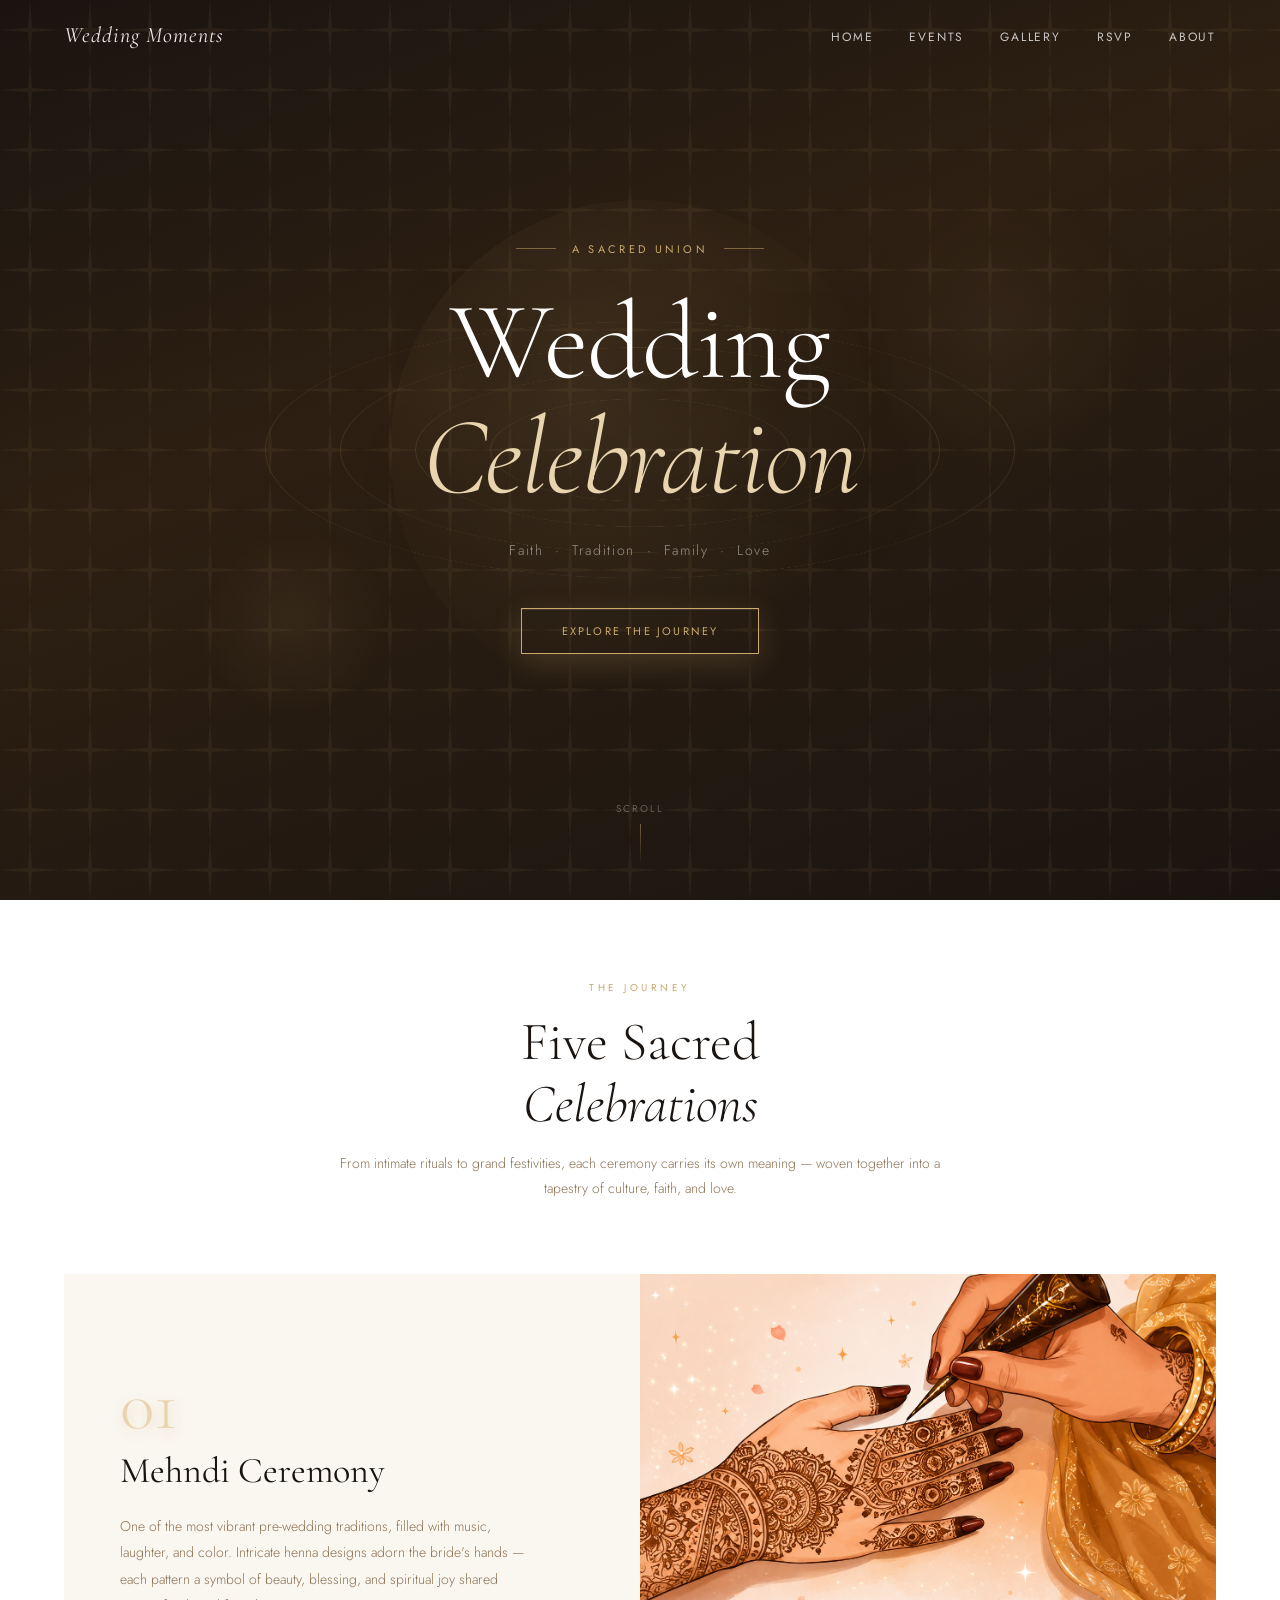
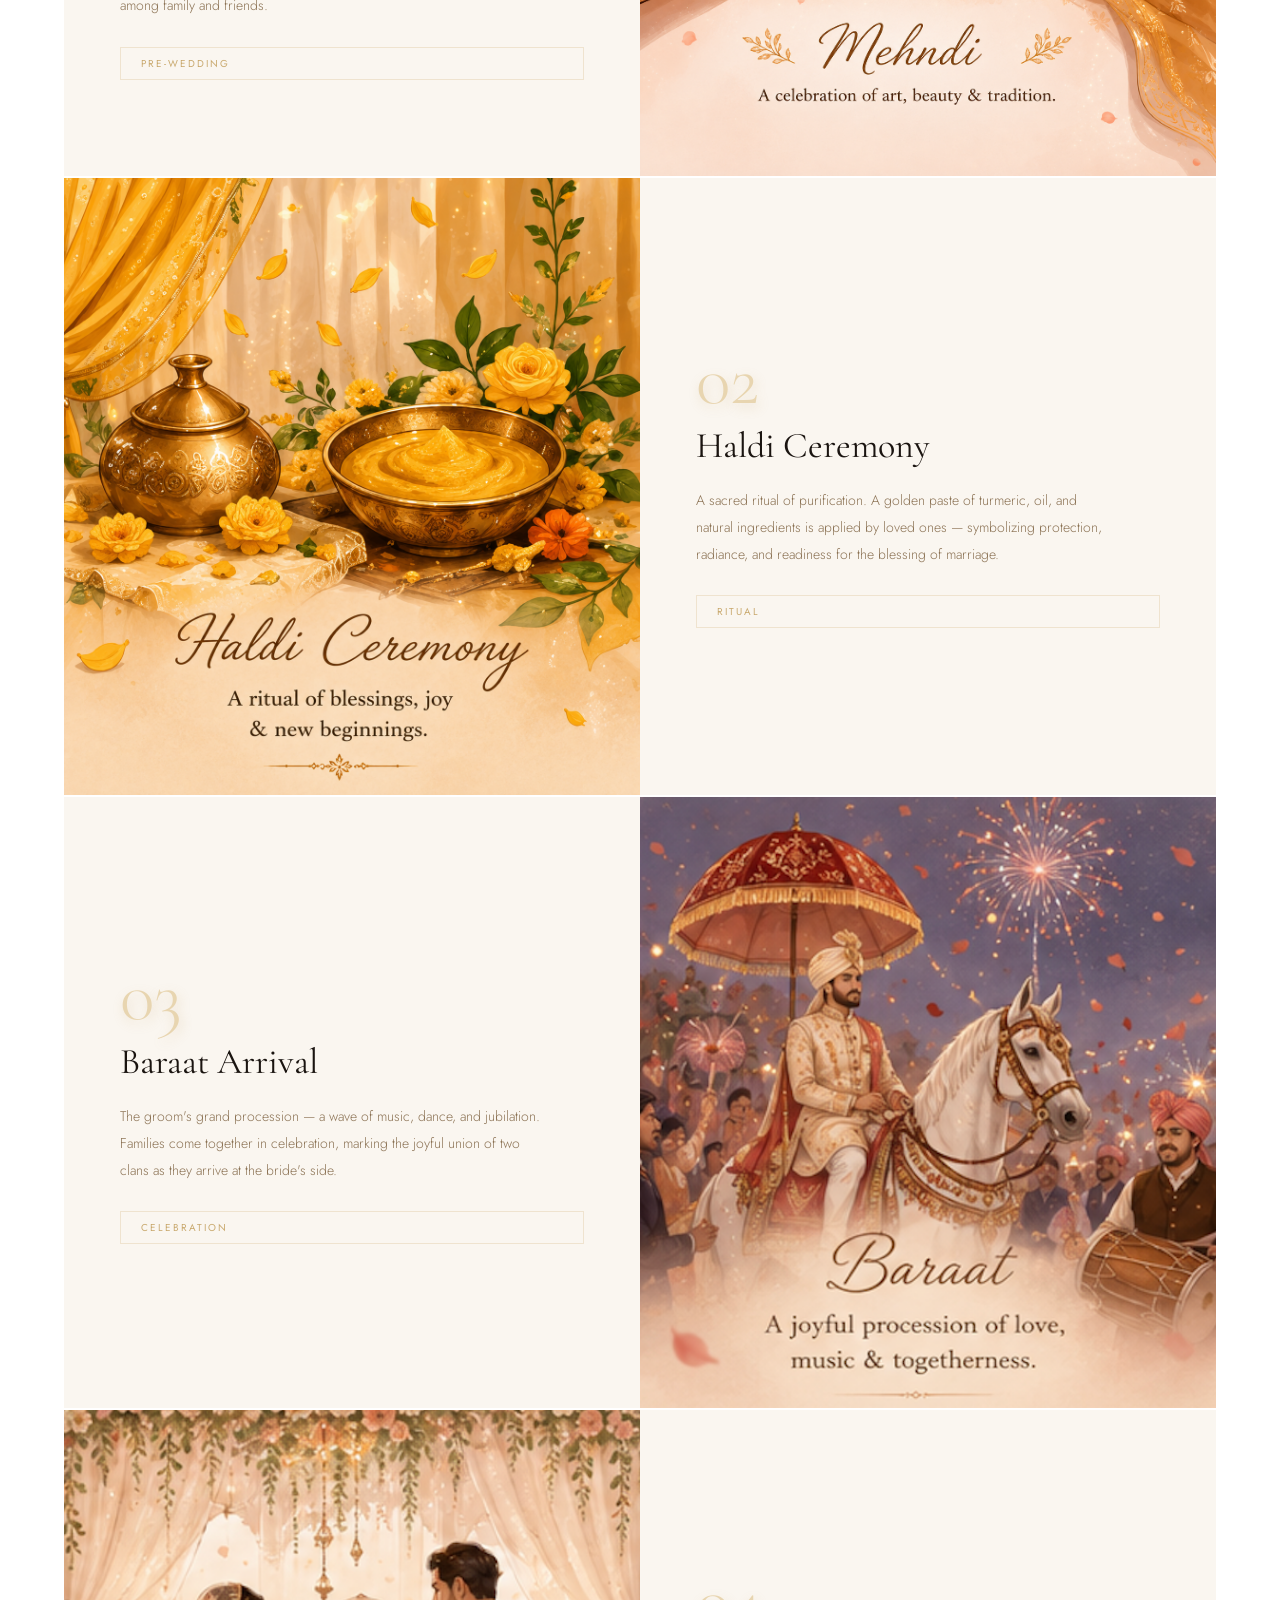
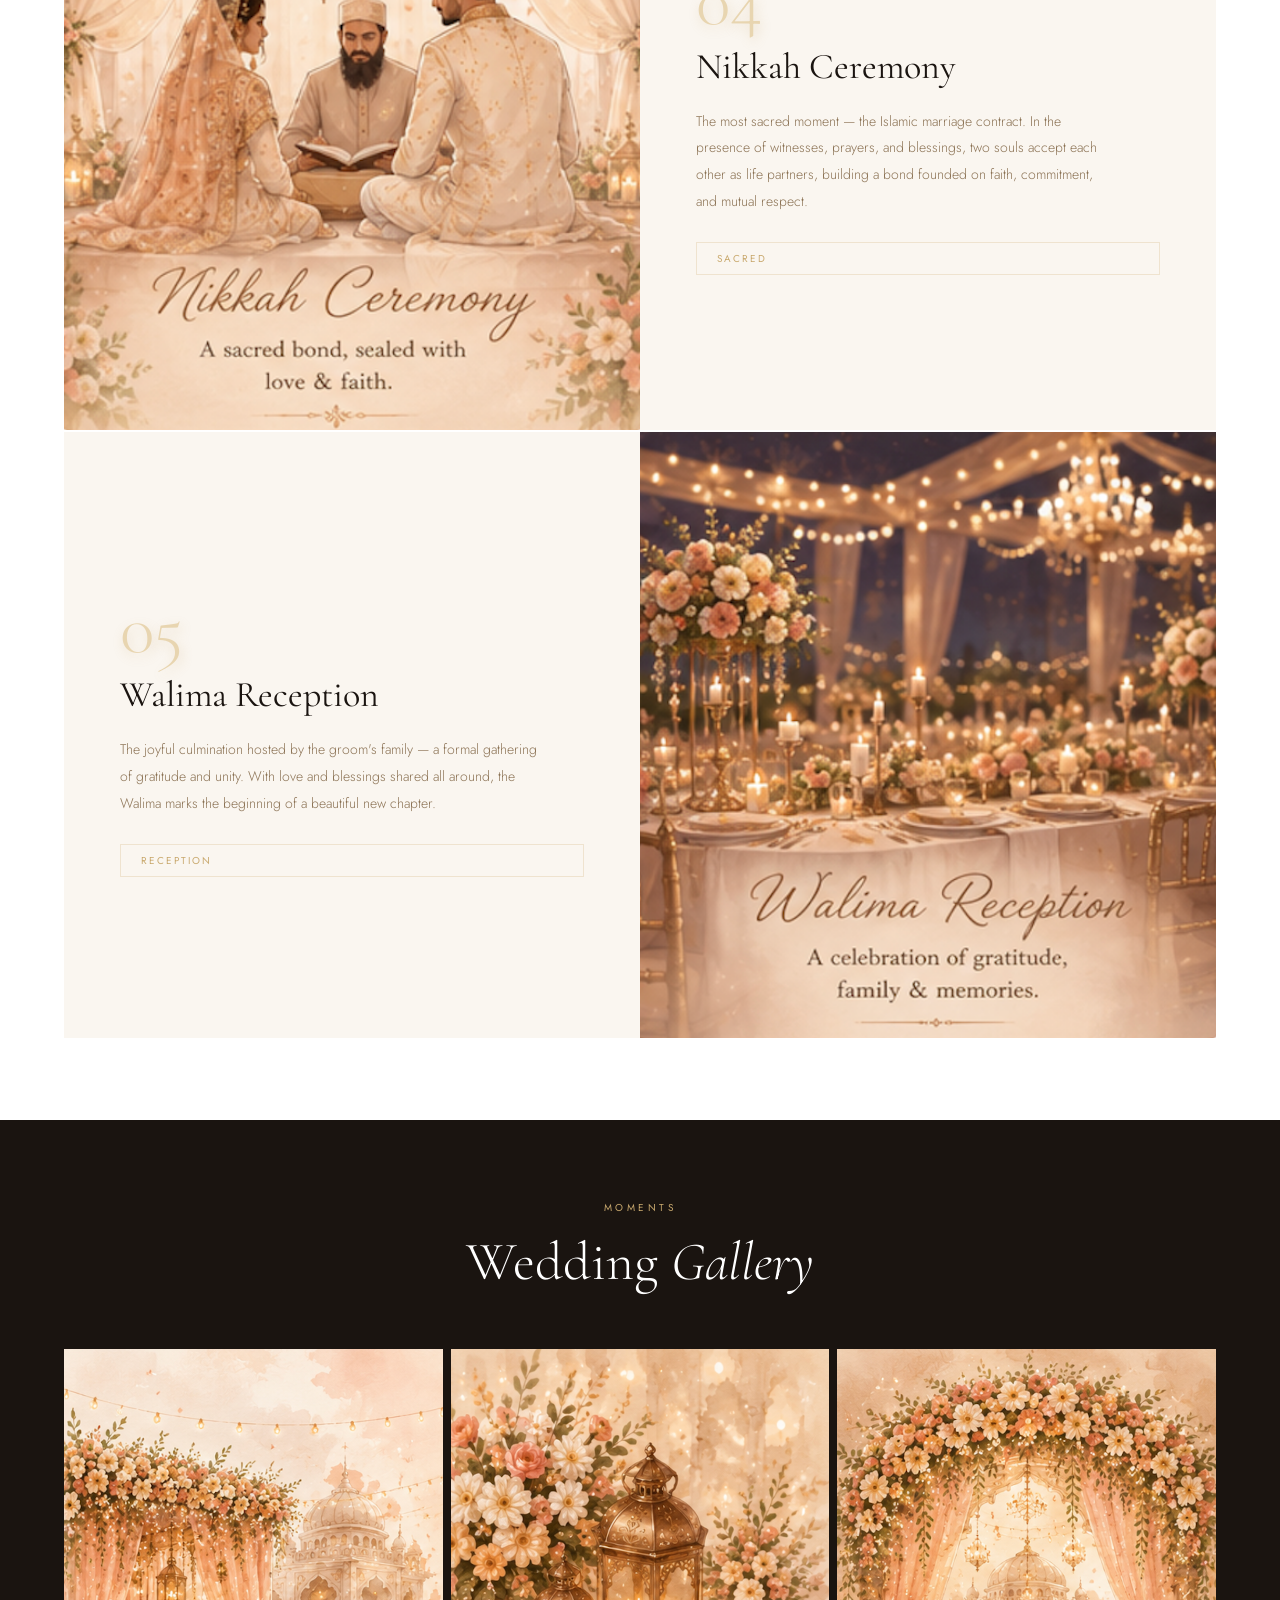
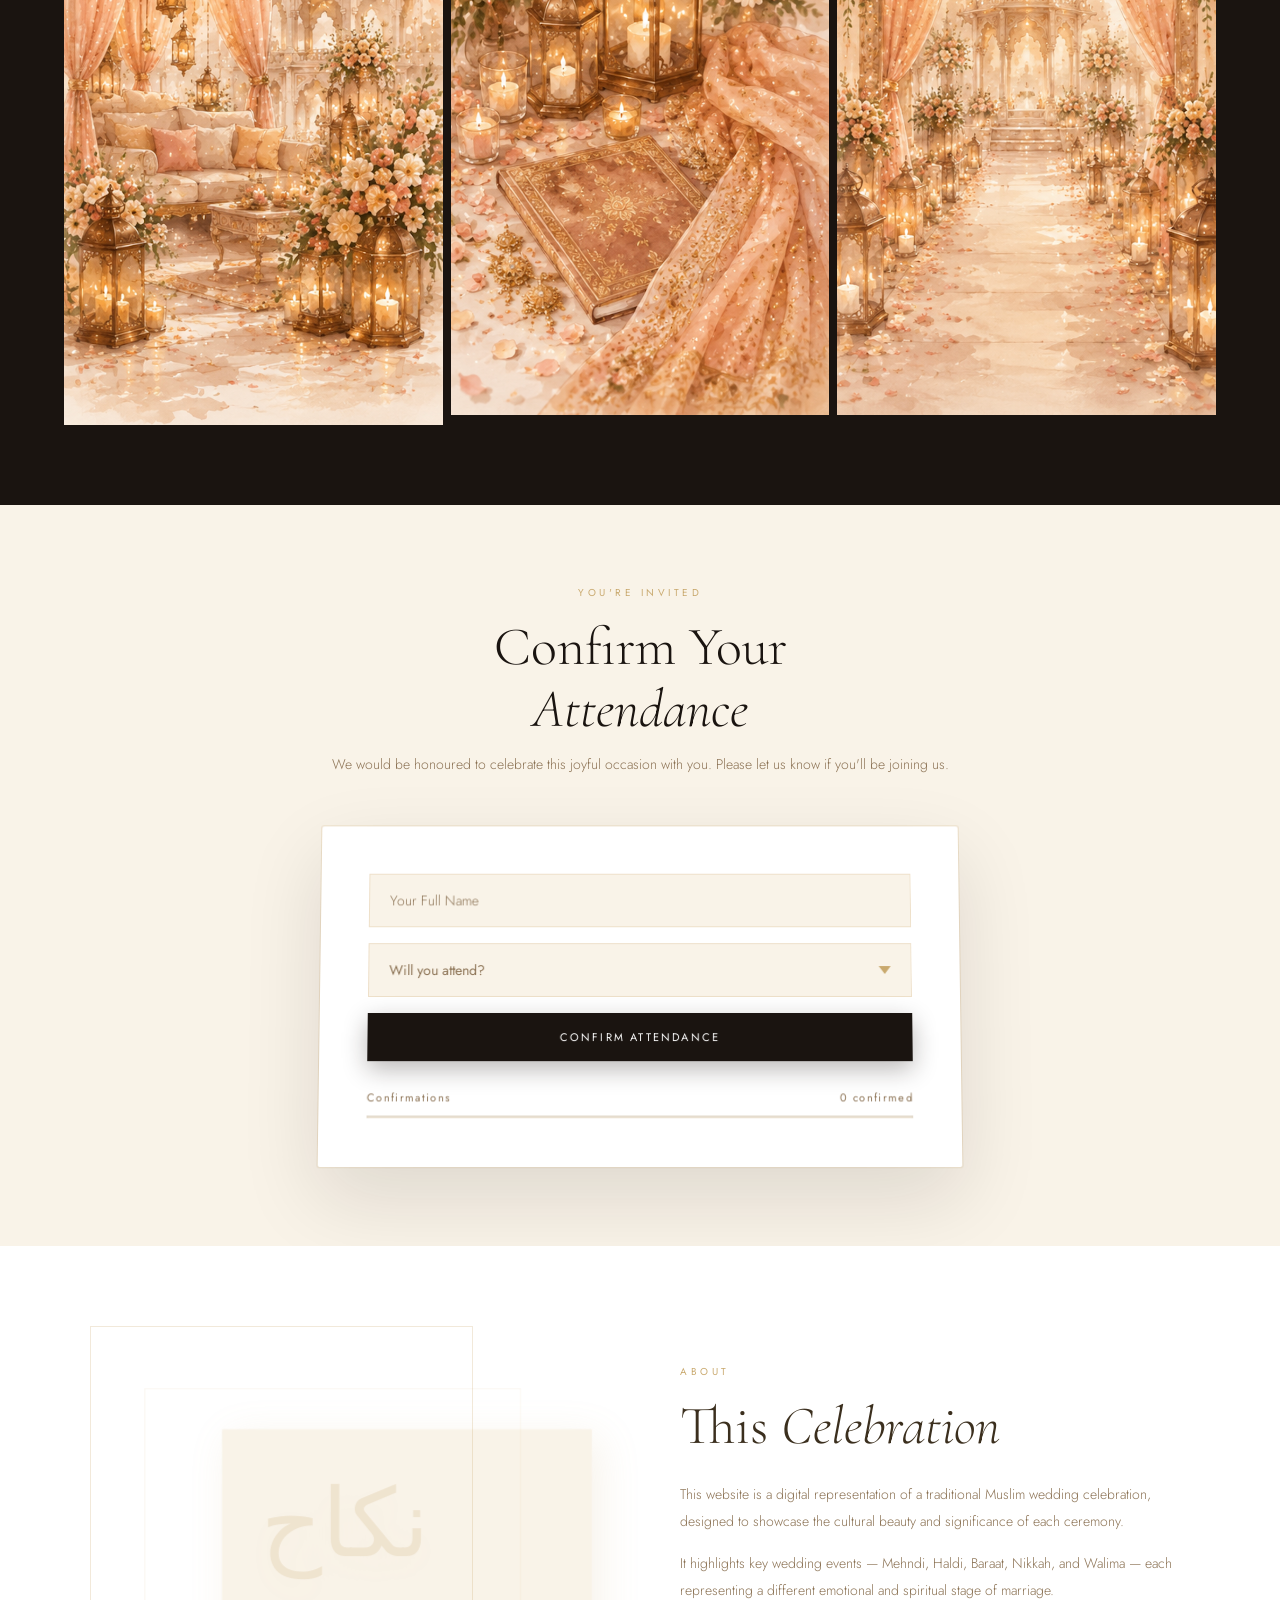
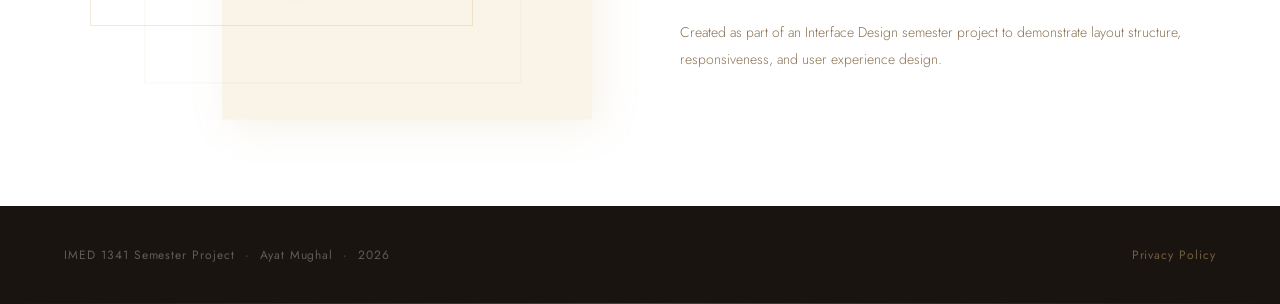
<file: brownwedding/index.html>
<!DOCTYPE html>
<html lang="en">
<head>
<meta charset="UTF-8"/>
<meta name="viewport" content="width=device-width, initial-scale=1.0"/>
<title>Wedding Celebration</title>
<link href="https://fonts.googleapis.com/css2?family=Cormorant+Garamond:ital,wght@0,300;0,400;0,600;1,300;1,400&family=Jost:wght@300;400;500&display=swap" rel="stylesheet">
<style>
:root {
  --gold: #c9a96e;
  --gold-light: #e8d5b0;
  --gold-pale: #f9f3e8;
  --deep: #1a1410;
  --warm: #3b2f1e;
  --cream: #faf6f0;
  --text: #2d2318;
  --muted: #8c7355;
  --border: rgba(201,169,110,0.25);
}
*{margin:0;padding:0;box-sizing:border-box}
html{scroll-behavior:smooth}
body{font-family:'Jost',sans-serif;background:var(--cream);color:var(--text);overflow-x:hidden;perspective:1200px}

/* NAV */
nav{position:fixed;top:0;left:0;width:100%;z-index:999;padding:0 5vw;display:flex;align-items:center;justify-content:space-between;height:70px;transition:background 0.4s,box-shadow 0.4s}
nav.scrolled{background:rgba(26,20,16,0.96);backdrop-filter:blur(12px);box-shadow:0 1px 0 var(--border)}
.nav-logo{font-family:'Cormorant Garamond',serif;font-size:22px;font-style:italic;color:#fff;letter-spacing:0.05em;opacity:0.9}
.nav-links{display:flex;gap:36px;list-style:none}
.nav-links a{color:rgba(255,255,255,0.75);text-decoration:none;font-size:12px;letter-spacing:0.15em;text-transform:uppercase;transition:color 0.3s,transform 0.3s;display:inline-block}
.nav-links a:hover{color:var(--gold);transform:translateY(-2px)}
.hamburger{display:none;flex-direction:column;gap:5px;cursor:pointer;padding:6px}
.hamburger span{width:24px;height:1.5px;background:#fff;display:block;transition:all 0.3s}
.mobile-menu{display:none;position:fixed;top:0;left:0;width:100%;height:100vh;background:rgba(26,20,16,0.98);z-index:998;flex-direction:column;align-items:center;justify-content:center;gap:40px}
.mobile-menu.open{display:flex}
.mobile-menu a{color:rgba(255,255,255,0.8);text-decoration:none;font-family:'Cormorant Garamond',serif;font-size:28px;font-style:italic;transition:color 0.3s}
.mobile-menu a:hover{color:var(--gold)}

/* HERO */
.hero{height:100vh;min-height:600px;position:relative;display:flex;align-items:center;justify-content:center;text-align:center;overflow:hidden;transform-style:preserve-3d}
.hero-bg{position:absolute;inset:0;background:linear-gradient(160deg,#1a1410 0%,#2d1f12 40%,#1a1410 100%)}

/* 3D Floating orbs */
.hero-orb{position:absolute;border-radius:50%;pointer-events:none;transform-style:preserve-3d}
.hero-orb-1{width:500px;height:500px;top:50%;left:50%;transform:translate(-50%,-50%) translateZ(-100px);background:radial-gradient(circle at 40% 40%,rgba(201,169,110,0.12) 0%,transparent 70%);animation:orbFloat1 8s ease-in-out infinite}
.hero-orb-2{width:300px;height:300px;top:20%;right:10%;transform:translateZ(-50px);background:radial-gradient(circle,rgba(201,169,110,0.06) 0%,transparent 70%);animation:orbFloat2 6s ease-in-out infinite 1s}
.hero-orb-3{width:200px;height:200px;bottom:20%;left:15%;transform:translateZ(-30px);background:radial-gradient(circle,rgba(201,169,110,0.08) 0%,transparent 70%);animation:orbFloat3 7s ease-in-out infinite 2s}

/* 3D Floating particles */
.particles{position:absolute;inset:0;overflow:hidden;pointer-events:none}
.particle{position:absolute;width:2px;height:2px;background:var(--gold);border-radius:50%;opacity:0;animation:particleFloat linear infinite}
.particle:nth-child(1){left:10%;animation-duration:12s;animation-delay:0s;top:100%}
.particle:nth-child(2){left:25%;animation-duration:15s;animation-delay:2s;top:100%}
.particle:nth-child(3){left:40%;animation-duration:10s;animation-delay:4s;top:100%}
.particle:nth-child(4){left:55%;animation-duration:13s;animation-delay:1s;top:100%}
.particle:nth-child(5){left:70%;animation-duration:11s;animation-delay:3s;top:100%}
.particle:nth-child(6){left:85%;animation-duration:14s;animation-delay:5s;top:100%}
.particle:nth-child(7){left:5%;animation-duration:16s;animation-delay:6s;top:100%}
.particle:nth-child(8){left:95%;animation-duration:9s;animation-delay:0.5s;top:100%}

.hero-pattern{position:absolute;inset:0;opacity:0.07;background-image:url("data:image/svg+xml,%3Csvg width='60' height='60' viewBox='0 0 60 60' xmlns='http://www.w3.org/2000/svg'%3E%3Cg fill='none' fill-rule='evenodd'%3E%3Cg fill='%23c9a96e' fill-opacity='1'%3E%3Cpath d='M30 0 L32 28 L60 30 L32 32 L30 60 L28 32 L0 30 L28 28 Z'/%3E%3C/g%3E%3C/g%3E%3C/svg%3E")}

/* 3D depth rings */
.hero-rings{position:absolute;inset:0;display:flex;align-items:center;justify-content:center;pointer-events:none;transform-style:preserve-3d}
.ring{position:absolute;border-radius:50%;border:1px solid rgba(201,169,110,0.15);animation:ringPulse 4s ease-in-out infinite}
.ring-1{width:300px;height:300px;animation-delay:0s;transform:translateZ(-20px) rotateX(70deg)}
.ring-2{width:450px;height:450px;animation-delay:0.6s;transform:translateZ(-40px) rotateX(70deg)}
.ring-3{width:600px;height:600px;animation-delay:1.2s;transform:translateZ(-60px) rotateX(70deg)}
.ring-4{width:750px;height:750px;animation-delay:1.8s;transform:translateZ(-80px) rotateX(70deg)}

.hero-content{position:relative;z-index:1;padding:20px;animation:fadeUp 1.2s ease both;transform-style:preserve-3d}
.hero-eyebrow{font-size:11px;letter-spacing:0.3em;text-transform:uppercase;color:var(--gold);margin-bottom:28px;display:flex;align-items:center;justify-content:center;gap:16px}
.hero-eyebrow::before,.hero-eyebrow::after{content:'';width:40px;height:1px;background:var(--gold);opacity:0.5}
.hero h1{font-family:'Cormorant Garamond',serif;font-size:clamp(52px,10vw,110px);font-weight:300;line-height:1.05;color:#fff;letter-spacing:-0.01em;margin-bottom:24px;text-shadow:0 20px 60px rgba(0,0,0,0.5),0 0 80px rgba(201,169,110,0.1)}
.hero h1 em{font-style:italic;color:var(--gold-light)}
.hero-sub{color:rgba(255,255,255,0.5);font-size:14px;letter-spacing:0.12em;margin-bottom:48px;font-weight:300}
.hero-cta{display:inline-block;padding:14px 40px;border:1px solid var(--gold);color:var(--gold);text-decoration:none;font-size:11px;letter-spacing:0.2em;text-transform:uppercase;transition:all 0.4s;position:relative;overflow:hidden;transform-style:preserve-3d;box-shadow:0 8px 30px rgba(201,169,110,0.2),inset 0 1px 0 rgba(255,255,255,0.1)}
.hero-cta::before{content:'';position:absolute;inset:0;background:var(--gold);transform:translateX(-100%);transition:transform 0.4s}
.hero-cta:hover{transform:translateY(-3px) translateZ(10px);box-shadow:0 16px 40px rgba(201,169,110,0.3)}
.hero-cta:hover::before{transform:translateX(0)}
.hero-cta span{position:relative;z-index:1;transition:color 0.4s}
.hero-cta:hover span{color:var(--deep)}
.hero-scroll{position:absolute;bottom:36px;left:50%;transform:translateX(-50%);display:flex;flex-direction:column;align-items:center;gap:8px;color:rgba(255,255,255,0.3);font-size:10px;letter-spacing:0.2em;text-transform:uppercase;animation:bob 2s ease-in-out infinite}
.hero-scroll::after{content:'';width:1px;height:40px;background:linear-gradient(to bottom,rgba(201,169,110,0.5),transparent)}

/* DIVIDER */
.ornament{text-align:center;padding:60px 20px;color:var(--gold);font-size:22px;letter-spacing:0.3em;opacity:0.5}

/* SECTION COMMON */
section{padding:80px 5vw}
.section-tag{font-size:10px;letter-spacing:0.35em;text-transform:uppercase;color:var(--gold);margin-bottom:16px}
.section-heading{font-family:'Cormorant Garamond',serif;font-size:clamp(32px,5vw,54px);font-weight:300;line-height:1.15;color:var(--warm)}

/* EVENTS - 3D Cards */
#events{background:#fff;perspective:1200px}
.events-header{text-align:center;max-width:600px;margin:0 auto 72px}
.events-header .section-heading{color:var(--deep)}
.events-header p{margin-top:16px;color:var(--muted);font-size:14px;line-height:1.8;font-weight:300}

/* 3D Event items */
.event-item{display:grid;grid-template-columns:1fr 1fr;gap:0;margin-bottom:2px;overflow:hidden;min-height:440px;transform-style:preserve-3d;transition:transform 0.5s ease,box-shadow 0.5s ease;position:relative}
.event-item::before{content:'';position:absolute;inset:0;background:linear-gradient(135deg,rgba(201,169,110,0.04),transparent);pointer-events:none;z-index:0;opacity:0;transition:opacity 0.4s}
.event-item:hover{transform:perspective(1200px) rotateX(1deg) translateY(-4px);box-shadow:0 30px 80px rgba(26,20,16,0.12),0 10px 30px rgba(201,169,110,0.08)}
.event-item:hover::before{opacity:1}
.event-item:nth-child(even){direction:rtl}
.event-item:nth-child(even) *{direction:ltr}

.event-img{position:relative;overflow:hidden;background:var(--gold-pale);transform-style:preserve-3d}
.event-img img{width:100%;height:100%;object-fit:cover;display:block;transition:transform 0.8s ease}
.event-item:hover .event-img img{transform:scale(1.08) translateZ(0)}

/* 3D image overlay depth effect */
.event-img::after{content:'';position:absolute;inset:0;background:linear-gradient(135deg,transparent 60%,rgba(201,169,110,0.15));opacity:0;transition:opacity 0.4s;pointer-events:none}
.event-item:hover .event-img::after{opacity:1}

.event-img-placeholder{width:100%;height:100%;min-height:440px;background:linear-gradient(135deg,var(--gold-pale),var(--gold-light));display:flex;align-items:center;justify-content:center;font-family:'Cormorant Garamond',serif;font-size:80px;color:var(--gold);opacity:0.4}

.event-text{background:var(--cream);padding:64px 56px;display:flex;flex-direction:column;justify-content:center;position:relative;z-index:1;transition:transform 0.5s ease}
.event-item:hover .event-text{transform:translateZ(20px)}

/* 3D depth shadow on text panel */
.event-text::before{content:'';position:absolute;top:0;bottom:0;width:4px;background:linear-gradient(to bottom,transparent,var(--gold),transparent);opacity:0;transition:opacity 0.4s;left:-1px}
.event-item:nth-child(even) .event-text::before{left:auto;right:-1px}
.event-item:hover .event-text::before{opacity:0.5}

.event-num{font-family:'Cormorant Garamond',serif;font-size:72px;font-weight:300;line-height:1;color:var(--gold-light);margin-bottom:8px;text-shadow:2px 4px 12px rgba(201,169,110,0.3)}
.event-text h3{font-family:'Cormorant Garamond',serif;font-size:36px;font-weight:400;color:var(--deep);margin-bottom:20px;line-height:1.2}
.event-text p{font-size:14px;line-height:1.9;color:var(--muted);font-weight:300;max-width:420px}
.event-tag{display:inline-block;margin-top:28px;padding:8px 20px;border:1px solid var(--border);color:var(--gold);font-size:10px;letter-spacing:0.2em;text-transform:uppercase;transition:all 0.3s;position:relative;overflow:hidden}
.event-tag::before{content:'';position:absolute;inset:0;background:var(--gold);transform:scaleX(0);transform-origin:left;transition:transform 0.3s}
.event-item:hover .event-tag{color:var(--deep)}
.event-item:hover .event-tag::before{transform:scaleX(1)}
.event-item:hover .event-tag span{position:relative;z-index:1}

/* GALLERY - 3D */
#gallery{background:var(--deep);perspective:1200px}
.gallery-header{text-align:center;margin-bottom:56px}
.gallery-header .section-tag{color:var(--gold)}
.gallery-header .section-heading{color:#fff}
.gallery-grid{display:grid;grid-template-columns:repeat(3,1fr);grid-template-rows:auto;gap:8px;transform-style:preserve-3d}
.gallery-grid .g-tall{grid-row:span 2}

.gallery-cell{overflow:hidden;background:var(--warm);min-height:240px;position:relative;transform-style:preserve-3d;transition:transform 0.5s ease,box-shadow 0.5s ease;cursor:pointer}
.gallery-cell:hover{transform:perspective(800px) rotateY(-3deg) rotateX(2deg) translateZ(20px) scale(1.02);box-shadow:20px 20px 60px rgba(0,0,0,0.5),-5px -5px 30px rgba(201,169,110,0.1);z-index:10}

/* 3D sheen effect */
.gallery-cell::before{content:'';position:absolute;inset:0;background:linear-gradient(135deg,rgba(255,255,255,0.15) 0%,transparent 50%,rgba(0,0,0,0.2) 100%);opacity:0;transition:opacity 0.4s;z-index:2;pointer-events:none}
.gallery-cell:hover::before{opacity:1}

.gallery-cell::after{content:'';position:absolute;inset:0;background:linear-gradient(to top,rgba(26,20,16,0.6),transparent 60%);opacity:0;transition:opacity 0.4s;z-index:1}
.gallery-cell:hover::after{opacity:1}
.gallery-cell img{width:100%;height:100%;object-fit:cover;display:block;transition:transform 0.6s ease}
.gallery-cell:hover img{transform:scale(1.1)}
.gallery-placeholder{width:100%;height:100%;min-height:240px;display:flex;align-items:center;justify-content:center;font-size:40px;opacity:0.15;color:#fff;font-family:'Cormorant Garamond',serif}

/* RSVP - 3D */
#rsvp{background:var(--gold-pale);perspective:800px}
.rsvp-inner{max-width:640px;margin:0 auto;text-align:center}
.rsvp-inner .section-heading{color:var(--deep);margin-bottom:12px}
.rsvp-inner > p{color:var(--muted);font-size:14px;margin-bottom:48px;font-weight:300;line-height:1.8}
.rsvp-card{background:#fff;padding:48px;transform-style:preserve-3d;transform:perspective(800px) rotateX(2deg);box-shadow:0 30px 80px rgba(26,20,16,0.12),0 0 0 1px var(--border);transition:transform 0.4s ease,box-shadow 0.4s ease;border-radius:2px}
.rsvp-card:hover{transform:perspective(800px) rotateX(0deg) translateY(-6px);box-shadow:0 50px 100px rgba(26,20,16,0.15),0 0 0 1px rgba(201,169,110,0.4)}
.rsvp-form{display:flex;flex-direction:column;gap:16px}
.rsvp-form input,.rsvp-form select{width:100%;padding:16px 20px;border:1px solid var(--border);background:var(--gold-pale);font-family:'Jost',sans-serif;font-size:14px;color:var(--text);outline:none;transition:border-color 0.3s,box-shadow 0.3s,transform 0.2s;border-radius:0;-webkit-appearance:none;appearance:none}
.rsvp-form input:focus,.rsvp-form select:focus{border-color:var(--gold);box-shadow:0 4px 20px rgba(201,169,110,0.15);transform:translateY(-1px)}
.rsvp-form input::placeholder{color:var(--muted);font-weight:300}
.rsvp-form select{color:var(--muted);background-image:url("data:image/svg+xml,%3Csvg xmlns='http://www.w3.org/2000/svg' width='12' height='8'%3E%3Cpath d='M0 0l6 8 6-8z' fill='%23c9a96e'/%3E%3C/svg%3E");background-repeat:no-repeat;background-position:right 20px center}
.rsvp-btn{padding:16px;background:var(--deep);color:#fff;border:none;font-family:'Jost',sans-serif;font-size:11px;letter-spacing:0.2em;text-transform:uppercase;cursor:pointer;transition:all 0.3s;transform-style:preserve-3d;box-shadow:0 8px 24px rgba(26,20,16,0.3)}
.rsvp-btn:hover{background:var(--gold);transform:translateY(-3px) translateZ(5px);box-shadow:0 16px 40px rgba(201,169,110,0.3)}
.rsvp-btn:active{transform:translateY(0) translateZ(0);box-shadow:0 4px 12px rgba(201,169,110,0.2)}
.rsvp-progress{margin-top:28px;text-align:left}
.rsvp-progress-label{font-size:11px;letter-spacing:0.12em;color:var(--muted);margin-bottom:10px;display:flex;justify-content:space-between}
.rsvp-bar-track{height:3px;background:var(--border);position:relative;overflow:hidden;box-shadow:inset 0 1px 3px rgba(0,0,0,0.1)}
.rsvp-bar-fill{height:100%;width:0%;background:linear-gradient(90deg,var(--gold),var(--gold-light));transition:width 1.2s ease;box-shadow:0 0 10px rgba(201,169,110,0.5)}
.rsvp-thanks{display:none;text-align:center;padding:40px 0;font-family:'Cormorant Garamond',serif;font-size:28px;color:var(--warm);font-style:italic}

/* ABOUT - 3D */
#about{background:#fff;perspective:1000px}
.about-inner{display:grid;grid-template-columns:1fr 1fr;gap:80px;align-items:center;max-width:1100px;margin:0 auto}

/* 3D Decorative box */
.about-deco{position:relative;height:400px;transform-style:preserve-3d;perspective:600px}
.about-deco-box1{position:absolute;top:0;left:0;width:75%;height:75%;border:1px solid var(--border);transform:translateZ(0px);transition:transform 0.5s ease}
.about-deco-box2{position:absolute;bottom:0;right:0;width:75%;height:75%;background:var(--gold-pale);transform:translateZ(-20px);box-shadow:8px 8px 40px rgba(201,169,110,0.15);transition:transform 0.5s ease}
.about-deco-box3{position:absolute;top:15%;left:10%;width:75%;height:75%;border:1px solid rgba(201,169,110,0.1);transform:translateZ(-10px)}
.about-deco:hover .about-deco-box1{transform:translateZ(20px) rotate(-1deg)}
.about-deco:hover .about-deco-box2{transform:translateZ(-30px) rotate(1deg)}
.about-deco-center{position:absolute;top:50%;left:50%;transform:translate(-50%,-50%) translateZ(30px);font-family:'Cormorant Garamond',serif;font-size:90px;font-weight:300;color:var(--gold);opacity:0.2;white-space:nowrap;text-shadow:0 10px 30px rgba(201,169,110,0.2)}
.about-text .section-heading{margin-bottom:24px}
.about-text p{font-size:14px;line-height:1.9;color:var(--muted);font-weight:300;margin-bottom:16px}

/* 3D Section Divider */
.section-divider{height:2px;background:linear-gradient(90deg,transparent,var(--gold),transparent);opacity:0.3;transform:perspective(200px) rotateX(45deg);transform-origin:center bottom}

/* FOOTER */
footer{background:var(--deep);padding:40px 5vw;display:flex;align-items:center;justify-content:space-between;flex-wrap:wrap;gap:16px;position:relative;overflow:hidden}
footer::before{content:'';position:absolute;bottom:0;left:0;right:0;height:1px;background:linear-gradient(90deg,transparent,var(--gold),transparent);opacity:0.3}
footer p{color:rgba(255,255,255,0.3);font-size:12px;letter-spacing:0.08em}
footer a{color:rgba(201,169,110,0.5);text-decoration:none;font-size:12px;letter-spacing:0.08em;transition:color 0.3s}
footer a:hover{color:var(--gold)}

/* ANIMATIONS */
@keyframes fadeUp{from{opacity:0;transform:translateY(30px) translateZ(-20px)}to{opacity:1;transform:translateY(0) translateZ(0)}}
@keyframes bob{0%,100%{transform:translateX(-50%) translateY(0)}50%{transform:translateX(-50%) translateY(8px)}}
@keyframes orbFloat1{0%,100%{transform:translate(-50%,-50%) translateZ(-100px) scale(1)}50%{transform:translate(-50%,-50%) translateZ(-80px) scale(1.05)}}
@keyframes orbFloat2{0%,100%{transform:translateZ(-50px) translateY(0)}50%{transform:translateZ(-30px) translateY(-20px)}}
@keyframes orbFloat3{0%,100%{transform:translateZ(-30px) translateY(0)}50%{transform:translateZ(-10px) translateY(15px)}}
@keyframes ringPulse{0%,100%{opacity:0.5;transform:translateZ(-20px) rotateX(70deg) scale(1)}50%{opacity:1;transform:translateZ(-20px) rotateX(70deg) scale(1.02)}}
@keyframes particleFloat{0%{transform:translateY(0) translateX(0) translateZ(0);opacity:0}10%{opacity:0.8}90%{opacity:0.5}100%{transform:translateY(-100vh) translateX(30px) translateZ(50px);opacity:0}}

.reveal{opacity:0;transform:translateY(28px) translateZ(-10px);transition:opacity 0.7s ease,transform 0.7s ease}
.reveal.visible{opacity:1;transform:translateY(0) translateZ(0)}

/* Mouse parallax vars */
.parallax-scene{transform-style:preserve-3d;transition:transform 0.1s ease-out}

/* RESPONSIVE */
@media(max-width:900px){
  .event-item{grid-template-columns:1fr;min-height:auto}
  .event-item:nth-child(even){direction:ltr}
  .event-img-placeholder,.event-img{min-height:280px}
  .event-text{padding:40px 32px}
  .event-num{font-size:48px}
  .about-inner{grid-template-columns:1fr;gap:40px}
  .about-deco{height:220px}
}
@media(max-width:768px){
  .nav-links{display:none}
  .hamburger{display:flex}
  .gallery-grid{grid-template-columns:1fr 1fr}
  .gallery-grid .g-tall{grid-row:span 1}
  .event-text{padding:36px 24px}
  .hero h1{font-size:clamp(42px,12vw,80px)}
  .rsvp-card{padding:32px 24px}
  .event-item:hover{transform:none}
}
@media(max-width:480px){
  .gallery-grid{grid-template-columns:1fr}
  section{padding:60px 5vw}
}

/* Tilt cursor effect */
.tilt-card{transform-style:preserve-3d;transition:transform 0.15s ease,box-shadow 0.15s ease}
</style>
</head>
<body>

<!-- NAV -->
<nav id="navbar">
  <div class="nav-logo">Wedding Moments</div>
  <ul class="nav-links">
    <li><a href="#home">Home</a></li>
    <li><a href="#events">Events</a></li>
    <li><a href="#gallery">Gallery</a></li>
    <li><a href="#rsvp">RSVP</a></li>
    <li><a href="#about">About</a></li>
  </ul>
  <div class="hamburger" onclick="toggleMobile()" aria-label="Menu">
    <span></span><span></span><span></span>
  </div>
</nav>

<!-- MOBILE MENU -->
<div class="mobile-menu" id="mobileMenu">
  <a href="#home" onclick="closeMobile()">Home</a>
  <a href="#events" onclick="closeMobile()">Events</a>
  <a href="#gallery" onclick="closeMobile()">Gallery</a>
  <a href="#rsvp" onclick="closeMobile()">RSVP</a>
  <a href="#about" onclick="closeMobile()">About</a>
</div>

<!-- HERO -->
<section id="home" class="hero" id="heroSection">
  <div class="hero-bg"></div>
  <div class="hero-pattern"></div>
  <div class="hero-rings">
    <div class="ring ring-1"></div>
    <div class="ring ring-2"></div>
    <div class="ring ring-3"></div>
    <div class="ring ring-4"></div>
  </div>
  <div class="hero-orb hero-orb-1"></div>
  <div class="hero-orb hero-orb-2"></div>
  <div class="hero-orb hero-orb-3"></div>
  <div class="particles">
    <div class="particle"></div>
    <div class="particle"></div>
    <div class="particle"></div>
    <div class="particle"></div>
    <div class="particle"></div>
    <div class="particle"></div>
    <div class="particle"></div>
    <div class="particle"></div>
  </div>
  <div class="hero-content" id="heroContent">
    <div class="hero-eyebrow">A Sacred Union</div>
    <h1>Wedding<br><em>Celebration</em></h1>
    <p class="hero-sub">Faith &nbsp;·&nbsp; Tradition &nbsp;·&nbsp; Family &nbsp;·&nbsp; Love</p>
    <a href="#events" class="hero-cta"><span>Explore the Journey</span></a>
  </div>
  <div class="hero-scroll">Scroll</div>
</section>

<!-- EVENTS -->
<section id="events">
  <div class="events-header reveal">
    <div class="section-tag">The Journey</div>
    <h2 class="section-heading">Five Sacred<br><em style="font-style:italic">Celebrations</em></h2>
    <p>From intimate rituals to grand festivities, each ceremony carries its own meaning — woven together into a tapestry of culture, faith, and love.</p>
  </div>

  <div class="event-item reveal tilt-card">
    <div class="event-img">
      <img src="images/mehndi.jpg" alt="Mehndi Ceremony" onerror="this.style.display='none';this.nextElementSibling.style.display='flex'">
      <div class="event-img-placeholder" style="display:none">◈</div>
    </div>
    <div class="event-text">
      <div class="event-num">01</div>
      <h3>Mehndi Ceremony</h3>
      <p>One of the most vibrant pre-wedding traditions, filled with music, laughter, and color. Intricate henna designs adorn the bride's hands — each pattern a symbol of beauty, blessing, and spiritual joy shared among family and friends.</p>
      <span class="event-tag">Pre-Wedding</span>
    </div>
  </div>

  <div class="event-item reveal tilt-card">
    <div class="event-img">
      <img src="images/haldi.jpg" alt="Haldi Ceremony" onerror="this.style.display='none';this.nextElementSibling.style.display='flex'">
      <div class="event-img-placeholder" style="display:none">◈</div>
    </div>
    <div class="event-text">
      <div class="event-num">02</div>
      <h3>Haldi Ceremony</h3>
      <p>A sacred ritual of purification. A golden paste of turmeric, oil, and natural ingredients is applied by loved ones — symbolizing protection, radiance, and readiness for the blessing of marriage.</p>
      <span class="event-tag">Ritual</span>
    </div>
  </div>

  <div class="event-item reveal tilt-card">
    <div class="event-img">
      <img src="images/baraat.jpg" alt="Baraat Arrival" onerror="this.style.display='none';this.nextElementSibling.style.display='flex'">
      <div class="event-img-placeholder" style="display:none">◈</div>
    </div>
    <div class="event-text">
      <div class="event-num">03</div>
      <h3>Baraat Arrival</h3>
      <p>The groom's grand procession — a wave of music, dance, and jubilation. Families come together in celebration, marking the joyful union of two clans as they arrive at the bride's side.</p>
      <span class="event-tag">Celebration</span>
    </div>
  </div>

  <div class="event-item reveal tilt-card">
    <div class="event-img">
      <img src="images/nikkah.jpg" alt="Nikkah Ceremony" onerror="this.style.display='none';this.nextElementSibling.style.display='flex'">
      <div class="event-img-placeholder" style="display:none">◈</div>
    </div>
    <div class="event-text">
      <div class="event-num">04</div>
      <h3>Nikkah Ceremony</h3>
      <p>The most sacred moment — the Islamic marriage contract. In the presence of witnesses, prayers, and blessings, two souls accept each other as life partners, building a bond founded on faith, commitment, and mutual respect.</p>
      <span class="event-tag">Sacred</span>
    </div>
  </div>

  <div class="event-item reveal tilt-card">
    <div class="event-img">
      <img src="images/walima.jpg" alt="Walima Reception" onerror="this.style.display='none';this.nextElementSibling.style.display='flex'">
      <div class="event-img-placeholder" style="display:none">◈</div>
    </div>
    <div class="event-text">
      <div class="event-num">05</div>
      <h3>Walima Reception</h3>
      <p>The joyful culmination hosted by the groom's family — a formal gathering of gratitude and unity. With love and blessings shared all around, the Walima marks the beginning of a beautiful new chapter.</p>
      <span class="event-tag">Reception</span>
    </div>
  </div>
</section>

<!-- GALLERY -->
<section id="gallery">
  <div class="gallery-header reveal">
    <div class="section-tag">Moments</div>
    <h2 class="section-heading" style="color:#fff">Wedding <em style="font-style:italic">Gallery</em></h2>
  </div>
  <div class="gallery-grid reveal">
    <div class="gallery-cell g-tall">
      <img src="images/gallery1.jpg" alt="Gallery 1" onerror="this.style.display='none';this.parentElement.querySelector('.gallery-placeholder').style.display='flex'">
      <div class="gallery-placeholder" style="display:none">I</div>
    </div>
    <div class="gallery-cell">
      <img src="images/gallery2.jpg" alt="Gallery 2" onerror="this.style.display='none';this.parentElement.querySelector('.gallery-placeholder').style.display='flex'">
      <div class="gallery-placeholder" style="display:none">II</div>
    </div>
    <div class="gallery-cell">
      <img src="images/gallery3.jpg" alt="Gallery 3" onerror="this.style.display='none';this.parentElement.querySelector('.gallery-placeholder').style.display='flex'">
      <div class="gallery-placeholder" style="display:none">III</div>
    </div>
  </div>
</section>

<!-- RSVP -->
<section id="rsvp">
  <div class="rsvp-inner reveal">
    <div class="section-tag">You're Invited</div>
    <h2 class="section-heading">Confirm Your<br><em style="font-style:italic">Attendance</em></h2>
    <p>We would be honoured to celebrate this joyful occasion with you. Please let us know if you'll be joining us.</p>
    <div class="rsvp-card tilt-card" id="rsvpCard">
      <div class="rsvp-form" id="rsvpForm">
        <input type="text" id="rsvpName" placeholder="Your Full Name">
        <select id="rsvpAttend">
          <option value="">Will you attend?</option>
          <option value="yes">Yes, I will be there</option>
          <option value="no">Unfortunately, I cannot attend</option>
        </select>
        <button class="rsvp-btn" onclick="submitRsvp()">Confirm Attendance</button>
      </div>
      <div class="rsvp-thanks" id="rsvpThanks"></div>
      <div class="rsvp-progress">
        <div class="rsvp-progress-label"><span>Confirmations</span><span id="rsvpCount">0 confirmed</span></div>
        <div class="rsvp-bar-track"><div class="rsvp-bar-fill" id="rsvpBar"></div></div>
      </div>
    </div>
  </div>
</section>

<!-- ABOUT -->
<section id="about">
  <div class="about-inner">
    <div class="about-deco reveal">
      <div class="about-deco-box1"></div>
      <div class="about-deco-box2"></div>
      <div class="about-deco-box3"></div>
      <div class="about-deco-center">نكاح</div>
    </div>
    <div class="about-text reveal">
      <div class="section-tag">About</div>
      <h2 class="section-heading">This <em style="font-style:italic">Celebration</em></h2>
      <p>This website is a digital representation of a traditional Muslim wedding celebration, designed to showcase the cultural beauty and significance of each ceremony.</p>
      <p>It highlights key wedding events — Mehndi, Haldi, Baraat, Nikkah, and Walima — each representing a different emotional and spiritual stage of marriage.</p>
      <p>Created as part of an Interface Design semester project to demonstrate layout structure, responsiveness, and user experience design.</p>
    </div>
  </div>
</section>

<!-- FOOTER -->
<footer>
  <p>IMED 1341 Semester Project &nbsp;·&nbsp; Ayat Mughal &nbsp;·&nbsp; 2026</p>
  <a href="#">Privacy Policy</a>
</footer>

<script>
// Navbar scroll
window.addEventListener('scroll',()=>{
  document.getElementById('navbar').classList.toggle('scrolled',scrollY>50)
})

// Mobile menu
function toggleMobile(){
  document.getElementById('mobileMenu').classList.toggle('open')
}
function closeMobile(){
  document.getElementById('mobileMenu').classList.remove('open')
}

// Smooth scroll
document.querySelectorAll('a[href^="#"]').forEach(a=>{
  a.addEventListener('click',e=>{
    e.preventDefault()
    const t=document.querySelector(a.getAttribute('href'))
    if(t) t.scrollIntoView({behavior:'smooth'})
  })
})

// Reveal on scroll
const observer=new IntersectionObserver(entries=>{
  entries.forEach(e=>{if(e.isIntersecting){e.target.classList.add('visible')}})
},{threshold:0.1})
document.querySelectorAll('.reveal').forEach(el=>observer.observe(el))

// RSVP
let confirmed=0
function submitRsvp(){
  const name=document.getElementById('rsvpName').value.trim()
  const attend=document.getElementById('rsvpAttend').value
  if(!name||!attend) return
  if(attend==='yes') confirmed++
  const pct=Math.min(confirmed*8,100)
  document.getElementById('rsvpBar').style.width=pct+'%'
  document.getElementById('rsvpCount').textContent=confirmed+' confirmed'
  const msg=attend==='yes'
    ? `We can't wait to celebrate with you, ${name}.`
    : `Thank you for letting us know, ${name}. You'll be missed.`
  document.getElementById('rsvpForm').style.display='none'
  const thanks=document.getElementById('rsvpThanks')
  thanks.style.display='block'
  thanks.textContent=msg
}

// =============================================
// 3D MOUSE PARALLAX - HERO
// =============================================
const hero = document.querySelector('.hero')
const heroContent = document.getElementById('heroContent')
const rings = document.querySelectorAll('.ring')
const orbs = document.querySelectorAll('.hero-orb')

hero && hero.addEventListener('mousemove', (e) => {
  const rect = hero.getBoundingClientRect()
  const cx = rect.left + rect.width / 2
  const cy = rect.top + rect.height / 2
  const dx = (e.clientX - cx) / (rect.width / 2)
  const dy = (e.clientY - cy) / (rect.height / 2)

  // Content: subtle counter-rotation for depth
  if(heroContent) {
    heroContent.style.transform = `perspective(1200px) rotateY(${dx * 4}deg) rotateX(${-dy * 3}deg) translateZ(30px)`
  }

  // Rings parallax
  rings.forEach((ring, i) => {
    const depth = (i + 1) * 0.8
    ring.style.transform = `translateZ(-${(i+1)*20}px) rotateX(70deg) translateX(${dx * depth * 8}px) translateY(${dy * depth * 4}px)`
  })

  // Orbs parallax
  orbs.forEach((orb, i) => {
    const depth = (i + 1) * 1.5
    orb.style.transform += ''
    orb.style.marginLeft = `${dx * depth * -10}px`
    orb.style.marginTop = `${dy * depth * -10}px`
  })
})

hero && hero.addEventListener('mouseleave', () => {
  if(heroContent) heroContent.style.transform = 'perspective(1200px) rotateY(0) rotateX(0) translateZ(0)'
  rings.forEach((ring, i) => {
    ring.style.transform = `translateZ(-${(i+1)*20}px) rotateX(70deg)`
  })
  orbs.forEach(orb => {
    orb.style.marginLeft = '0'
    orb.style.marginTop = '0'
  })
})

// =============================================
// 3D TILT on event cards and RSVP card
// =============================================
function initTilt(el, maxTilt = 6, maxShadow = 30) {
  el.addEventListener('mousemove', (e) => {
    const rect = el.getBoundingClientRect()
    const cx = rect.left + rect.width / 2
    const cy = rect.top + rect.height / 2
    const dx = (e.clientX - cx) / (rect.width / 2)
    const dy = (e.clientY - cy) / (rect.height / 2)

    const rotX = -dy * maxTilt
    const rotY = dx * maxTilt

    el.style.transform = `perspective(1200px) rotateX(${rotX}deg) rotateY(${rotY}deg) translateZ(10px)`
    el.style.boxShadow = `${-dx * maxShadow}px ${-dy * maxShadow * 0.5}px ${maxShadow * 2}px rgba(26,20,16,0.1), ${dx * maxShadow * 0.5}px ${dy * maxShadow}px ${maxShadow}px rgba(201,169,110,0.06)`
  })
  el.addEventListener('mouseleave', () => {
    el.style.transform = ''
    el.style.boxShadow = ''
  })
}

document.querySelectorAll('.tilt-card').forEach(card => {
  initTilt(card, card.classList.contains('rsvp-card') ? 3 : 5)
})

// =============================================
// GALLERY CELLS - individual 3D tilt
// =============================================
document.querySelectorAll('.gallery-cell').forEach(cell => {
  cell.addEventListener('mousemove', (e) => {
    const rect = cell.getBoundingClientRect()
    const cx = rect.left + rect.width / 2
    const cy = rect.top + rect.height / 2
    const dx = (e.clientX - cx) / (rect.width / 2)
    const dy = (e.clientY - cy) / (rect.height / 2)

    cell.style.transform = `perspective(600px) rotateY(${dx * -8}deg) rotateX(${dy * 5}deg) translateZ(20px) scale(1.02)`
    cell.style.zIndex = '10'

    // Move image in opposite direction for parallax depth
    const img = cell.querySelector('img')
    if(img) img.style.transform = `scale(1.12) translateX(${dx * -8}px) translateY(${dy * -5}px)`
  })
  cell.addEventListener('mouseleave', () => {
    cell.style.transform = ''
    cell.style.zIndex = ''
    const img = cell.querySelector('img')
    if(img) img.style.transform = ''
  })
})

// =============================================
// ABOUT DECO - 3D layer separation on hover
// =============================================
const aboutDeco = document.querySelector('.about-deco')
if(aboutDeco) {
  aboutDeco.addEventListener('mousemove', (e) => {
    const rect = aboutDeco.getBoundingClientRect()
    const cx = rect.left + rect.width / 2
    const cy = rect.top + rect.height / 2
    const dx = (e.clientX - cx) / (rect.width / 2)
    const dy = (e.clientY - cy) / (rect.height / 2)

    const box1 = aboutDeco.querySelector('.about-deco-box1')
    const box2 = aboutDeco.querySelector('.about-deco-box2')
    const center = aboutDeco.querySelector('.about-deco-center')

    if(box1) box1.style.transform = `translateZ(30px) rotate(${dx * -2}deg) translate(${dx * 6}px, ${dy * 4}px)`
    if(box2) box2.style.transform = `translateZ(-30px) rotate(${dx * 1}deg) translate(${dx * -4}px, ${dy * -3}px)`
    if(center) center.style.transform = `translate(-50%,-50%) translateZ(50px) translate(${dx * 10}px, ${dy * 8}px)`
  })
  aboutDeco.addEventListener('mouseleave', () => {
    const box1 = aboutDeco.querySelector('.about-deco-box1')
    const box2 = aboutDeco.querySelector('.about-deco-box2')
    const center = aboutDeco.querySelector('.about-deco-center')
    if(box1) box1.style.transform = ''
    if(box2) box2.style.transform = ''
    if(center) center.style.transform = 'translate(-50%,-50%) translateZ(30px)'
  })
}

// =============================================
// SCROLL PARALLAX - subtle depth shifts
// =============================================
window.addEventListener('scroll', () => {
  const scrolled = window.scrollY
  const heroRings = document.querySelectorAll('.ring')
  heroRings.forEach((ring, i) => {
    const speed = (i + 1) * 0.03
    ring.style.marginTop = `${scrolled * speed}px`
  })
})
</script>
</body>
</html>
</file>
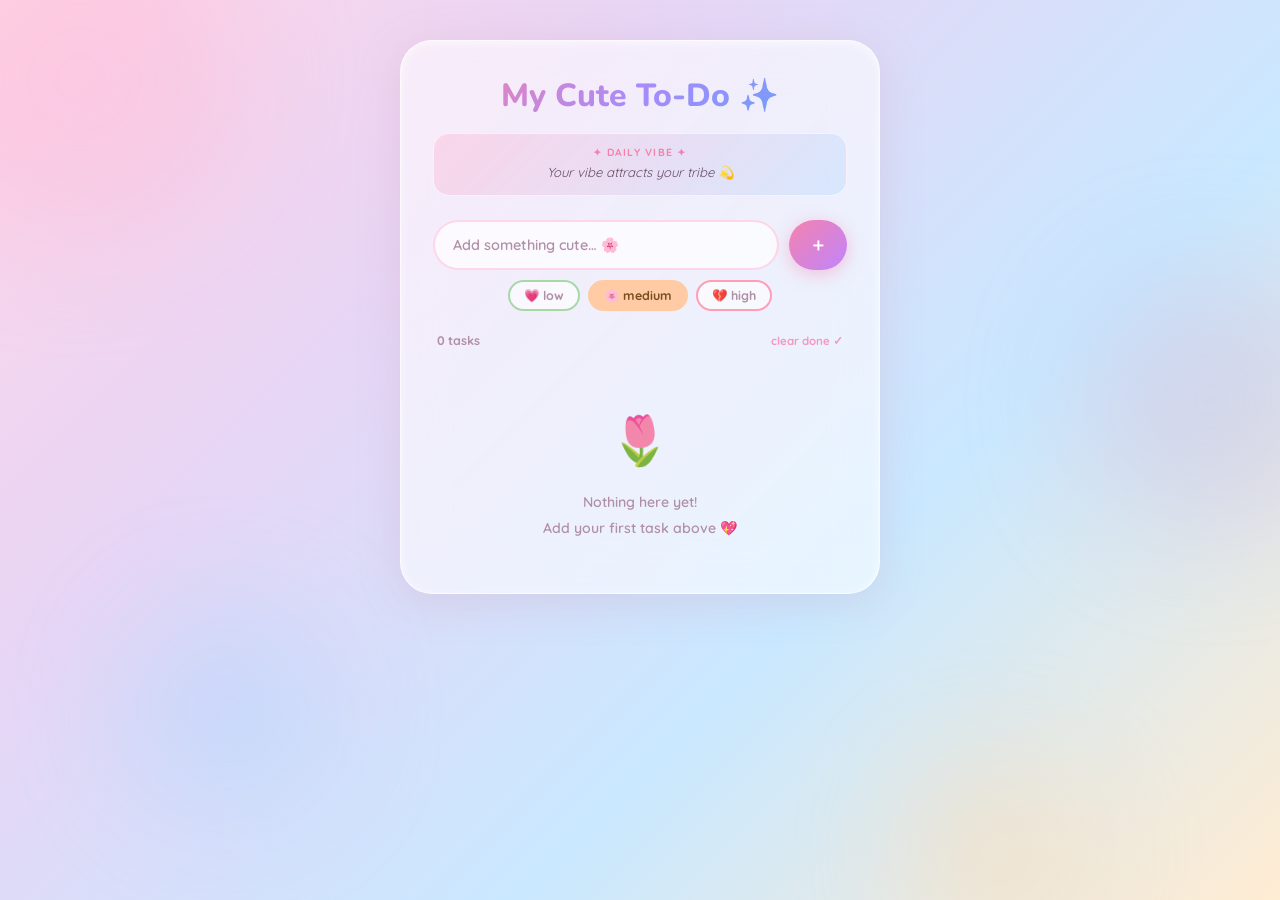
<file: cute-todo (1).html>
<!DOCTYPE html>
<html lang="en">
<head>
  <meta charset="UTF-8" />
  <meta name="viewport" content="width=device-width, initial-scale=1.0" />
  <title>My Cute To-Do ✨</title>
  <link href="https://fonts.googleapis.com/css2?family=Quicksand:wght@400;500;600;700&family=Nunito:wght@400;600;700;800&display=swap" rel="stylesheet" />
  <style>
    :root {
      --pink:      #ffb3d1;
      --pink-deep: #f582ae;
      --lavender:  #cdb4db;
      --blue:      #a2d2ff;
      --cream:     #fff8f0;
      --white-gl:  rgba(255,255,255,0.55);
      --shadow:    rgba(200,150,180,0.25);
      --text:      #6b4f6b;
      --text-soft: #b08fa8;
      --low:       #a8d8a8;
      --med:       #ffcba4;
      --high:      #ff9eb5;
    }
    *, *::before, *::after { box-sizing: border-box; margin: 0; padding: 0; }
    body {
      min-height: 100vh;
      font-family: 'Quicksand', sans-serif;
      background: linear-gradient(135deg, #ffd6e8 0%, #e8d5f5 30%, #c9e8ff 65%, #ffecd2 100%);
      background-attachment: fixed;
      display: flex;
      align-items: flex-start;
      justify-content: center;
      padding: 40px 16px 60px;
      overflow-x: hidden;
      color: var(--text);
    }
    .blobs { position: fixed; inset: 0; pointer-events: none; z-index: 0; overflow: hidden; }
    .blob { position: absolute; border-radius: 50%; filter: blur(60px); opacity: 0.35; animation: drift linear infinite; }
    .blob-1 { width:320px; height:320px; background:#ffb3d1; top:-80px;   left:-80px;  animation-duration:22s; }
    .blob-2 { width:260px; height:260px; background:#cdb4db; top:30%;    right:-60px; animation-duration:18s; animation-delay:-6s; }
    .blob-3 { width:200px; height:200px; background:#a2d2ff; bottom:10%; left:10%;   animation-duration:26s; animation-delay:-12s; }
    .blob-4 { width:180px; height:180px; background:#ffd6a5; bottom:-40px; right:15%; animation-duration:20s; animation-delay:-3s; }
    @keyframes drift {
      0%   { transform: translate(0,0) scale(1); }
      25%  { transform: translate(30px,-20px) scale(1.05); }
      50%  { transform: translate(10px,30px) scale(0.95); }
      75%  { transform: translate(-20px,10px) scale(1.03); }
      100% { transform: translate(0,0) scale(1); }
    }
    .floaties { position: fixed; inset: 0; pointer-events: none; z-index: 0; overflow: hidden; }
    .floaty { position:absolute; font-size:1.4rem; opacity:0.55; animation:floatUp linear infinite; user-select:none; }
    @keyframes floatUp {
      0%   { transform:translateY(110vh) rotate(0deg);   opacity:0; }
      10%  { opacity:0.55; }
      90%  { opacity:0.55; }
      100% { transform:translateY(-10vh) rotate(360deg); opacity:0; }
    }
    .card {
      position:relative; z-index:10; width:100%; max-width:480px;
      background:var(--white-gl);
      backdrop-filter:blur(22px); -webkit-backdrop-filter:blur(22px);
      border:1.5px solid rgba(255,255,255,0.7); border-radius:32px;
      padding:36px 32px 40px;
      box-shadow: 0 8px 40px var(--shadow), 0 2px 8px rgba(255,255,255,0.6) inset;
    }
    .header { text-align:center; margin-bottom:18px; }
    .title {
      font-family:'Nunito',sans-serif; font-size:2rem; font-weight:800;
      background:linear-gradient(135deg,#f582ae,#a78bfa,#60a5fa);
      -webkit-background-clip:text; -webkit-text-fill-color:transparent; background-clip:text;
      line-height:1.2; margin-bottom:6px;
    }
    .quote-box {
      background:linear-gradient(135deg,rgba(255,179,209,0.4),rgba(162,210,255,0.3));
      border:1px solid rgba(255,255,255,0.6); border-radius:16px;
      padding:12px 16px; margin-bottom:24px; text-align:center;
    }
    .quote-label { font-size:0.65rem; font-weight:700; letter-spacing:0.12em; text-transform:uppercase; color:var(--pink-deep); margin-bottom:4px; }
    .quote-text  { font-size:0.82rem; color:var(--text); font-style:italic; line-height:1.5; }
    .input-row { display:flex; gap:10px; margin-bottom:10px; }
    .task-input {
      flex:1; padding:13px 18px; border-radius:50px;
      border:2px solid rgba(255,179,209,0.5); background:rgba(255,255,255,0.7);
      font-family:'Quicksand',sans-serif; font-size:0.9rem; font-weight:600; color:var(--text);
      outline:none; transition:border-color 0.25s, box-shadow 0.25s;
    }
    .task-input::placeholder { color:var(--text-soft); }
    .task-input:focus { border-color:var(--pink); box-shadow:0 0 0 4px rgba(255,179,209,0.25); }
    .add-btn {
      padding:13px 20px; border-radius:50px; border:none;
      background:linear-gradient(135deg,#f582ae,#c084fc); color:white;
      font-family:'Nunito',sans-serif; font-size:1.1rem; font-weight:800;
      cursor:pointer; transition:transform 0.15s, box-shadow 0.2s;
      box-shadow:0 4px 18px rgba(245,130,174,0.45); white-space:nowrap;
    }
    .add-btn:hover { transform:scale(1.07); box-shadow:0 6px 24px rgba(192,132,252,0.5); }
    .add-btn:active { transform:scale(0.94); }
    .add-btn.bounce { animation:btnBounce 0.35s ease; }
    @keyframes btnBounce {
      0%  { transform:scale(1); } 40% { transform:scale(0.88); }
      70% { transform:scale(1.12); } 100% { transform:scale(1); }
    }
    .priority-row { display:flex; gap:8px; margin-bottom:22px; justify-content:center; }
    .pri-btn {
      padding:6px 14px; border-radius:50px; border:2px solid transparent;
      font-family:'Quicksand',sans-serif; font-size:0.78rem; font-weight:700;
      cursor:pointer; background:rgba(255,255,255,0.6); color:var(--text-soft);
      transition:all 0.2s;
    }
    .pri-btn[data-p="low"]  { border-color:var(--low);  }
    .pri-btn[data-p="med"]  { border-color:var(--med);  }
    .pri-btn[data-p="high"] { border-color:var(--high); }
    .pri-btn.selected[data-p="low"]  { background:var(--low);  color:#3a6b3a; }
    .pri-btn.selected[data-p="med"]  { background:var(--med);  color:#7a4f20; }
    .pri-btn.selected[data-p="high"] { background:var(--high); color:#7a1a30; }
    .pri-btn:hover { transform:scale(1.06); }
    .stats { display:flex; justify-content:space-between; align-items:center; margin-bottom:16px; padding:0 4px; }
    .stats-text { font-size:0.78rem; font-weight:700; color:var(--text-soft); }
    .clear-btn { font-size:0.72rem; font-weight:700; color:var(--pink-deep); background:none; border:none; cursor:pointer; font-family:'Quicksand',sans-serif; opacity:0.8; transition:opacity 0.2s; }
    .clear-btn:hover { opacity:1; text-decoration:underline; }
    .task-list { list-style:none; display:flex; flex-direction:column; gap:10px; }
    .task-item {
      display:flex; align-items:center; gap:12px;
      background:rgba(255,255,255,0.65); border:1.5px solid rgba(255,255,255,0.8);
      border-radius:18px; padding:13px 14px;
      box-shadow:0 3px 14px rgba(200,150,180,0.15);
      animation:fadeSlideIn 0.38s cubic-bezier(0.34,1.56,0.64,1) both;
      transition:box-shadow 0.25s, transform 0.2s;
      position:relative; overflow:hidden;
    }
    .task-item:hover { box-shadow:0 6px 22px rgba(200,150,180,0.28); transform:translateY(-2px); }
    @keyframes fadeSlideIn {
      from { opacity:0; transform:translateY(18px) scale(0.94); }
      to   { opacity:1; transform:translateY(0) scale(1); }
    }
    .task-item.completing::after {
      content:''; position:absolute; inset:0;
      background:radial-gradient(circle at center, rgba(255,179,209,0.55) 0%, transparent 70%);
      animation:glowPulse 0.6s ease forwards; border-radius:inherit; pointer-events:none;
    }
    @keyframes glowPulse {
      0%   { opacity:0; transform:scale(0.8); }
      50%  { opacity:1; transform:scale(1.05); }
      100% { opacity:0; transform:scale(1.1); }
    }
    .task-item.done { background:rgba(255,255,255,0.35); border-color:rgba(255,255,255,0.5); }
    .task-item::before { content:''; width:4px; border-radius:4px; align-self:stretch; flex-shrink:0; }
    .task-item[data-p="low"]::before  { background:var(--low);  }
    .task-item[data-p="med"]::before  { background:var(--med);  }
    .task-item[data-p="high"]::before { background:var(--high); }
    .task-check { width:22px; height:22px; flex-shrink:0; accent-color:var(--pink-deep); cursor:pointer; }
    .task-text { flex:1; font-size:0.88rem; font-weight:600; color:var(--text); line-height:1.4; word-break:break-word; transition:color 0.3s; }
    .task-item.done .task-text { text-decoration:line-through; color:var(--text-soft); }
    .pri-tag { font-size:0.65rem; font-weight:700; padding:3px 8px; border-radius:50px; flex-shrink:0; }
    .pri-tag.low  { background:rgba(168,216,168,0.4); color:#3a6b3a; }
    .pri-tag.med  { background:rgba(255,203,164,0.4); color:#7a4f20; }
    .pri-tag.high { background:rgba(255,158,181,0.4); color:#7a1a30; }
    .del-btn { background:none; border:none; cursor:pointer; font-size:1rem; opacity:0.4; transition:opacity 0.2s, transform 0.2s; flex-shrink:0; padding:2px; line-height:1; }
    .del-btn:hover { opacity:1; transform:scale(1.25) rotate(10deg); }
    .empty-state { text-align:center; padding:32px 0 12px; color:var(--text-soft); font-size:0.88rem; font-weight:600; line-height:1.8; }
    .empty-icon  { font-size:3rem; display:block; margin-bottom:8px; }
    .sparkle { position:fixed; pointer-events:none; z-index:999; font-size:1.2rem; animation:sparklePop 0.7s ease forwards; }
    @keyframes sparklePop {
      0%   { transform:translate(0,0) scale(0); opacity:1; }
      60%  { transform:translate(var(--dx),var(--dy)) scale(1.2); opacity:1; }
      100% { transform:translate(var(--dx2),var(--dy2)) scale(0); opacity:0; }
    }
    ::-webkit-scrollbar { width:6px; }
    ::-webkit-scrollbar-track { background:transparent; }
    ::-webkit-scrollbar-thumb { background:var(--pink); border-radius:10px; }
  </style>
</head>
<body>

<div class="blobs">
  <div class="blob blob-1"></div>
  <div class="blob blob-2"></div>
  <div class="blob blob-3"></div>
  <div class="blob blob-4"></div>
</div>

<div class="floaties" id="floaties"></div>

<div class="card">
  <div class="header">
    <div class="title">My Cute To-Do ✨</div>
  </div>

  <div class="quote-box">
    <div class="quote-label">✦ daily vibe ✦</div>
    <div class="quote-text" id="quoteText"></div>
  </div>

  <div class="input-row">
    <input class="task-input" id="taskInput" type="text" placeholder="Add something cute… 🌸" maxlength="120" />
    <button class="add-btn" id="addBtn">＋</button>
  </div>

  <div class="priority-row">
    <button class="pri-btn" data-p="low">💗 low</button>
    <button class="pri-btn selected" data-p="med">🌸 medium</button>
    <button class="pri-btn" data-p="high">💔 high</button>
  </div>

  <div class="stats">
    <span class="stats-text" id="statsText">0 tasks</span>
    <button class="clear-btn" id="clearDoneBtn">clear done ✓</button>
  </div>

  <ul class="task-list" id="taskList"></ul>

  <div class="empty-state" id="emptyState">
    <span class="empty-icon">🌷</span>
    Nothing here yet!<br/>Add your first task above 💖
  </div>
</div>

<script>
  /* Daily Vibe Quotes */
  const quotes = [
    "You are doing amazing, sweetie 💖",
    "Small steps still count as progress 🌸",
    "Today is a good day to be proud of yourself ✨",
    "She believed she could, so she did 🦋",
    "Your vibe attracts your tribe 💫",
    "Bloom where you are planted 🌷",
    "Soft life era, bestie 🎀",
    "Progress over perfection, always 🌙",
    "Every day is a fresh start 🍓",
    "You've got this, girlie 💅✨",
  ];
  document.getElementById('quoteText').textContent = quotes[new Date().getDate() % quotes.length];

  /* Floating Emoji Particles */
  const emojis  = ['💖','✨','🌸','💜','⭐','🎀','🌷','💫','🦋','🍓'];
  const floaties = document.getElementById('floaties');
  function createFloaty() {
    const el = document.createElement('div');
    el.className = 'floaty';
    el.textContent = emojis[Math.floor(Math.random() * emojis.length)];
    el.style.left   = Math.random() * 100 + 'vw';
    el.style.bottom = '-60px';
    const dur = 12 + Math.random() * 14;
    const del = Math.random() * 8;
    el.style.animationDuration = dur + 's';
    el.style.animationDelay   = del + 's';
    el.style.fontSize = (1 + Math.random()) + 'rem';
    floaties.appendChild(el);
    setTimeout(() => el.remove(), (dur + del) * 1000 + 200);
  }
  for (let i = 0; i < 10; i++) createFloaty();
  setInterval(createFloaty, 2200);

  /* State */
  let tasks = JSON.parse(localStorage.getItem('cuteTasks') || '[]');
  function save() { localStorage.setItem('cuteTasks', JSON.stringify(tasks)); }

  /* Priority Selector */
  let selectedPriority = 'med';
  document.querySelectorAll('.pri-btn').forEach(btn => {
    btn.addEventListener('click', () => {
      document.querySelectorAll('.pri-btn').forEach(b => b.classList.remove('selected'));
      btn.classList.add('selected');
      selectedPriority = btn.dataset.p;
    });
  });

  /* Render */
  function render() {
    const list  = document.getElementById('taskList');
    const empty = document.getElementById('emptyState');
    const stats = document.getElementById('statsText');
    list.innerHTML = '';
    const total = tasks.length;
    const done  = tasks.filter(t => t.done).length;
    stats.textContent = total === 0 ? '0 tasks' : `${done} / ${total} done 💖`;
    empty.style.display = total === 0 ? 'block' : 'none';

    const priLabels = { low:'💗 low', med:'🌸 mid', high:'💔 high' };

    tasks.forEach((task, idx) => {
      const li = document.createElement('li');
      li.className = 'task-item' + (task.done ? ' done' : '');
      li.dataset.p = task.priority || 'med';
      const pc = task.priority || 'med';
      li.innerHTML = `
        <input type="checkbox" class="task-check" ${task.done ? 'checked' : ''} aria-label="Complete task"/>
        <span class="task-text">${escapeHtml(task.text)}</span>
        <span class="pri-tag ${pc}">${priLabels[pc]}</span>
        <button class="del-btn" aria-label="Delete task">🗑️</button>
      `;

      li.querySelector('.task-check').addEventListener('change', (e) => {
        tasks[idx].done = e.target.checked;
        save();
        if (tasks[idx].done) {
          li.classList.add('completing');
          spawnSparkles(e.target);
          setTimeout(() => li.classList.remove('completing'), 650);
          playChime();
        }
        li.classList.toggle('done', tasks[idx].done);
        const d = tasks.filter(t=>t.done).length;
        document.getElementById('statsText').textContent = `${d} / ${tasks.length} done 💖`;
      });

      li.querySelector('.del-btn').addEventListener('click', () => {
        li.style.transition = 'opacity 0.3s, transform 0.3s';
        li.style.opacity    = '0';
        li.style.transform  = 'scale(0.88) translateX(20px)';
        setTimeout(() => { tasks.splice(idx, 1); save(); render(); }, 300);
      });

      list.appendChild(li);
    });
  }

  /* Add Task */
  function addTask() {
    const input = document.getElementById('taskInput');
    const text  = input.value.trim();
    if (!text) {
      input.focus();
      input.style.borderColor = '#f582ae';
      setTimeout(() => input.style.borderColor = '', 800);
      return;
    }
    tasks.unshift({ id: Date.now(), text, done: false, priority: selectedPriority });
    save(); render();
    input.value = ''; input.focus();
    const btn = document.getElementById('addBtn');
    btn.classList.add('bounce');
    setTimeout(() => btn.classList.remove('bounce'), 380);
  }

  document.getElementById('addBtn').addEventListener('click', () => { addTask(); playChime(); });
  document.getElementById('taskInput').addEventListener('keydown', e => { if (e.key==='Enter') { addTask(); playChime(); } });
  document.getElementById('clearDoneBtn').addEventListener('click', () => { tasks = tasks.filter(t => !t.done); save(); render(); });

  /* Sparkles */
  const sparkleEmojis = ['✨','💖','⭐','🌸','💫','🎀'];
  function spawnSparkles(anchor) {
    const rect = anchor.getBoundingClientRect();
    const cx = rect.left + rect.width/2, cy = rect.top + rect.height/2;
    for (let i = 0; i < 7; i++) {
      const el = document.createElement('div');
      el.className   = 'sparkle';
      el.textContent = sparkleEmojis[Math.floor(Math.random() * sparkleEmojis.length)];
      const angle = (Math.PI*2*i)/7 + Math.random()*0.5;
      const d1 = 40+Math.random()*40, d2 = 70+Math.random()*60;
      el.style.cssText = `left:${cx}px;top:${cy}px;
        --dx:${Math.cos(angle)*d1}px;--dy:${Math.sin(angle)*d1}px;
        --dx2:${Math.cos(angle)*d2}px;--dy2:${Math.sin(angle)*d2}px;
        animation-delay:${i*0.04}s;font-size:${0.9+Math.random()*0.7}rem;`;
      document.body.appendChild(el);
      setTimeout(() => el.remove(), 800);
    }
  }

  /* Chime Sound */
  function playChime() {
    try {
      const ctx  = new (window.AudioContext || window.webkitAudioContext)();
      const osc  = ctx.createOscillator();
      const gain = ctx.createGain();
      osc.connect(gain); gain.connect(ctx.destination);
      osc.type = 'sine';
      osc.frequency.setValueAtTime(880, ctx.currentTime);
      osc.frequency.exponentialRampToValueAtTime(1200, ctx.currentTime+0.12);
      gain.gain.setValueAtTime(0.15, ctx.currentTime);
      gain.gain.exponentialRampToValueAtTime(0.001, ctx.currentTime+0.35);
      osc.start(); osc.stop(ctx.currentTime+0.35);
    } catch {}
  }

  /* Utility */
  function escapeHtml(str) {
    return str.replace(/&/g,'&amp;').replace(/</g,'&lt;').replace(/>/g,'&gt;').replace(/"/g,'&quot;');
  }

  render();
</script>
</body>
</html>
</file>
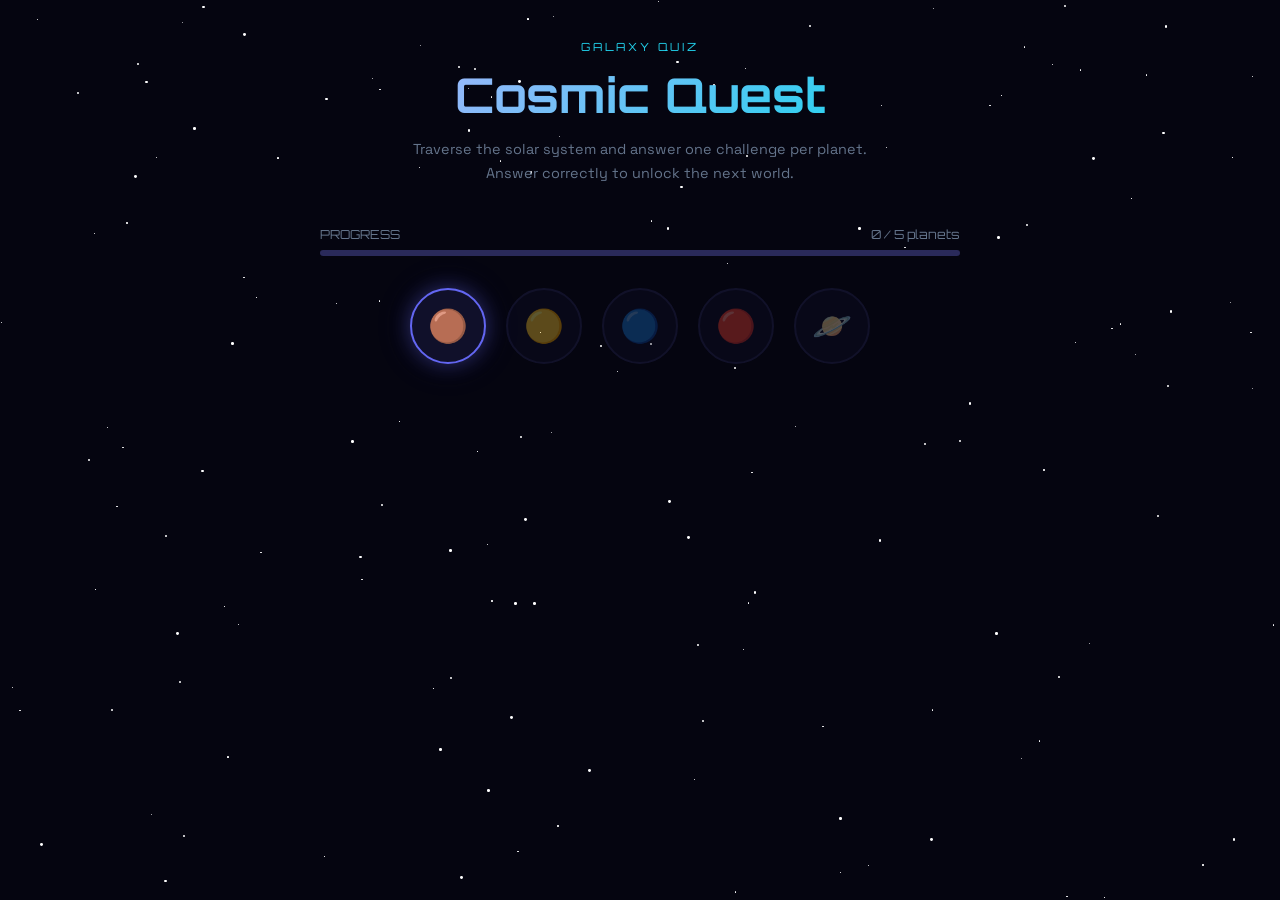
<file: galaxy-quiz.html>
<!DOCTYPE html>
<html lang="en">
<head>
<meta charset="UTF-8">
<meta name="viewport" content="width=device-width, initial-scale=1.0">
<title>Cosmic Quest — Galaxy Quiz</title>
<link href="https://fonts.googleapis.com/css2?family=Space+Grotesk:wght@300;400;600;700&family=Orbitron:wght@400;700&display=swap" rel="stylesheet">
<style>
  :root {
    --bg: #050510;
    --surface: #0c0c1e;
    --card: #10102a;
    --border: #2a2a5a;
    --glow: #6366f1;
    --glow2: #22d3ee;
    --success: #34d399;
    --danger: #f87171;
    --text: #e2e8f0;
    --muted: #64748b;
  }
  * { margin:0; padding:0; box-sizing:border-box; }

  body {
    background: var(--bg);
    font-family: 'Space Grotesk', sans-serif;
    color: var(--text);
    min-height: 100vh;
    overflow-x: hidden;
  }

  /* Stars */
  .stars {
    position: fixed; inset: 0; z-index: 0; pointer-events: none;
    background: transparent;
    overflow: hidden;
  }
  .star {
    position: absolute;
    border-radius: 50%;
    background: white;
    animation: twinkle 3s ease-in-out infinite;
  }
  @keyframes twinkle { 0%,100%{opacity:0.2} 50%{opacity:1} }

  .main {
    position: relative;
    z-index: 1;
    min-height: 100vh;
    display: flex;
    flex-direction: column;
    align-items: center;
    padding: 40px 20px 60px;
  }

  /* Header */
  .header {
    text-align: center;
    margin-bottom: 40px;
  }
  .header-label {
    font-family: 'Orbitron', monospace;
    font-size: 0.7rem;
    letter-spacing: 0.25em;
    color: var(--glow2);
    margin-bottom: 10px;
    text-transform: uppercase;
  }
  h1 {
    font-family: 'Orbitron', monospace;
    font-size: clamp(1.8rem, 5vw, 3rem);
    font-weight: 700;
    background: linear-gradient(135deg, #a5b4fc, #22d3ee);
    -webkit-background-clip: text;
    -webkit-text-fill-color: transparent;
    background-clip: text;
    margin-bottom: 12px;
  }
  .intro {
    color: var(--muted);
    max-width: 480px;
    font-size: 0.9rem;
    line-height: 1.7;
  }

  /* Progress bar */
  .progress-container {
    width: 100%;
    max-width: 640px;
    margin-bottom: 32px;
  }
  .progress-label {
    display: flex;
    justify-content: space-between;
    font-size: 0.78rem;
    color: var(--muted);
    margin-bottom: 8px;
    font-family: 'Orbitron', monospace;
  }
  .progress-track {
    height: 6px;
    background: var(--border);
    border-radius: 99px;
    overflow: hidden;
  }
  .progress-bar {
    height: 100%;
    background: linear-gradient(90deg, var(--glow), var(--glow2));
    border-radius: 99px;
    transition: width 0.5s cubic-bezier(0.4,0,0.2,1);
    width: 0%;
    box-shadow: 0 0 10px rgba(99,102,241,0.5);
  }

  /* Planet orbit */
  .orbit-wrap {
    width: 100%;
    max-width: 640px;
    margin-bottom: 36px;
  }
  .orbit-row {
    display: flex;
    justify-content: center;
    align-items: center;
    gap: clamp(8px, 3vw, 20px);
    flex-wrap: wrap;
  }
  .planet-btn {
    position: relative;
    width: clamp(52px, 11vw, 76px);
    height: clamp(52px, 11vw, 76px);
    border-radius: 50%;
    border: 2px solid var(--border);
    background: var(--card);
    cursor: not-allowed;
    opacity: 0.35;
    transition: all 0.3s;
    display: flex;
    align-items: center;
    justify-content: center;
    font-size: clamp(1.4rem, 3vw, 2rem);
    flex-shrink: 0;
  }
  .planet-btn.unlocked {
    opacity: 1;
    cursor: pointer;
    border-color: var(--glow);
    box-shadow: 0 0 20px rgba(99,102,241,0.35), 0 0 40px rgba(99,102,241,0.12);
    animation: pulse-planet 2s ease-in-out infinite;
  }
  .planet-btn.completed {
    opacity: 1;
    cursor: default;
    border-color: var(--success);
    box-shadow: 0 0 16px rgba(52,211,153,0.4);
  }
  .planet-btn.unlocked:hover {
    transform: scale(1.12);
    box-shadow: 0 0 30px rgba(99,102,241,0.6);
  }
  .planet-btn .check {
    position: absolute;
    top: -6px; right: -6px;
    background: var(--success);
    border-radius: 50%;
    width: 18px; height: 18px;
    display: flex; align-items: center; justify-content: center;
    font-size: 0.6rem;
    color: #050510;
    font-weight: 700;
  }
  @keyframes pulse-planet {
    0%,100% { box-shadow: 0 0 20px rgba(99,102,241,0.35), 0 0 40px rgba(99,102,241,0.12); }
    50% { box-shadow: 0 0 28px rgba(99,102,241,0.7), 0 0 55px rgba(99,102,241,0.25); }
  }

  /* Question card */
  .question-card {
    width: 100%;
    max-width: 540px;
    background: var(--card);
    border: 1px solid var(--border);
    border-radius: 20px;
    padding: 32px;
    display: none;
    position: relative;
    overflow: hidden;
    animation: slideUp 0.35s cubic-bezier(0.4,0,0.2,1);
  }
  .question-card.visible { display: block; }
  @keyframes slideUp {
    from { opacity:0; transform:translateY(20px); }
    to   { opacity:1; transform:translateY(0); }
  }
  .question-card::before {
    content: '';
    position: absolute;
    inset: 0;
    background: radial-gradient(circle at 90% 10%, rgba(99,102,241,0.1), transparent 60%);
    pointer-events: none;
  }
  .q-planet-label {
    font-family: 'Orbitron', monospace;
    font-size: 0.68rem;
    letter-spacing: 0.2em;
    color: var(--glow2);
    margin-bottom: 12px;
    text-transform: uppercase;
  }
  .q-text {
    font-size: 1.15rem;
    font-weight: 600;
    line-height: 1.5;
    margin-bottom: 24px;
  }
  .answer-row {
    display: flex;
    gap: 10px;
  }
  .answer-input {
    flex: 1;
    background: rgba(255,255,255,0.05);
    border: 1px solid var(--border);
    border-radius: 12px;
    padding: 12px 16px;
    color: var(--text);
    font-family: 'Space Grotesk', sans-serif;
    font-size: 0.95rem;
    outline: none;
    transition: border-color 0.2s, box-shadow 0.2s;
  }
  .answer-input:focus {
    border-color: var(--glow);
    box-shadow: 0 0 0 3px rgba(99,102,241,0.2);
  }
  .answer-input.correct { border-color: var(--success); box-shadow: 0 0 0 3px rgba(52,211,153,0.2); }
  .answer-input.wrong   { border-color: var(--danger);  box-shadow: 0 0 0 3px rgba(248,113,113,0.2); animation: shake 0.4s; }
  @keyframes shake { 0%,100%{transform:translateX(0)} 25%{transform:translateX(-8px)} 75%{transform:translateX(8px)} }
  .submit-btn {
    background: linear-gradient(135deg, var(--glow), var(--glow2));
    border: none;
    color: white;
    font-family: 'Space Grotesk', sans-serif;
    font-size: 0.9rem;
    font-weight: 600;
    padding: 12px 22px;
    border-radius: 12px;
    cursor: pointer;
    transition: transform 0.15s, box-shadow 0.15s;
    box-shadow: 0 4px 16px rgba(99,102,241,0.4);
  }
  .submit-btn:hover { transform: scale(1.05); box-shadow: 0 6px 22px rgba(99,102,241,0.55); }
  .submit-btn:active { transform: scale(0.97); }
  .feedback-msg {
    margin-top: 14px;
    font-size: 0.88rem;
    font-weight: 600;
    min-height: 22px;
  }
  .feedback-msg.ok { color: var(--success); }
  .feedback-msg.err { color: var(--danger); }

  /* Reward */
  .reward-card {
    width: 100%;
    max-width: 500px;
    background: var(--card);
    border: 1px solid var(--success);
    border-radius: 20px;
    padding: 40px 32px;
    text-align: center;
    display: none;
    animation: slideUp 0.4s ease;
    box-shadow: 0 0 40px rgba(52,211,153,0.2);
  }
  .reward-card.visible { display: block; }
  .reward-emoji { font-size: 3.5rem; margin-bottom: 16px; display: block; animation: bounce 1s ease infinite alternate; }
  @keyframes bounce { from{transform:translateY(0)} to{transform:translateY(-10px)} }
  .reward-title {
    font-family: 'Orbitron', monospace;
    font-size: 1.4rem;
    background: linear-gradient(135deg, #34d399, #22d3ee);
    -webkit-background-clip: text;
    -webkit-text-fill-color: transparent;
    background-clip: text;
    margin-bottom: 10px;
  }
  .reward-sub { color: var(--muted); font-size: 0.9rem; line-height: 1.6; margin-bottom: 28px; }
  .restart-btn {
    background: transparent;
    border: 1px solid var(--glow);
    color: var(--text);
    font-family: 'Space Grotesk', sans-serif;
    font-weight: 600;
    font-size: 0.9rem;
    padding: 12px 28px;
    border-radius: 12px;
    cursor: pointer;
    transition: all 0.2s;
  }
  .restart-btn:hover { background: rgba(99,102,241,0.15); border-color: var(--glow2); box-shadow: 0 0 20px rgba(99,102,241,0.3); }

  @media (max-width: 480px) {
    .question-card { padding: 24px 18px; }
    .answer-row { flex-direction: column; }
  }
</style>
</head>
<body>

<div class="stars" id="stars"></div>

<div class="main">
  <div class="header">
    <div class="header-label">Galaxy Quiz</div>
    <h1>Cosmic Quest</h1>
    <p class="intro">Traverse the solar system and answer one challenge per planet. Answer correctly to unlock the next world.</p>
  </div>

  <div class="progress-container">
    <div class="progress-label">
      <span>PROGRESS</span>
      <span id="prog-text">0 / 5 planets</span>
    </div>
    <div class="progress-track">
      <div class="progress-bar" id="prog-bar"></div>
    </div>
  </div>

  <div class="orbit-wrap">
    <div class="orbit-row" id="planet-row"></div>
  </div>

  <div class="question-card" id="question-card">
    <div class="q-planet-label" id="q-label">Planet 1</div>
    <div class="q-text" id="q-text"></div>
    <div class="answer-row">
      <input type="text" class="answer-input" id="answer-input" placeholder="Your answer…" autocomplete="off">
      <button class="submit-btn" onclick="checkAnswer()">Launch ↗</button>
    </div>
    <div class="feedback-msg" id="feedback"></div>
  </div>

  <div class="reward-card" id="reward-card">
    <span class="reward-emoji">🌌</span>
    <div class="reward-title">Mission Complete!</div>
    <div class="reward-sub">You've traversed the solar system and answered every cosmic challenge.<br><br>Sike — no prize here, but you've got the knowledge! 😄</div>
    <button class="restart-btn" onclick="restartGame()">Play Again 🚀</button>
  </div>
</div>

<script>
// Generate stars
const starsEl = document.getElementById('stars');
for (let i = 0; i < 160; i++) {
  const s = document.createElement('div');
  s.className = 'star';
  const size = Math.random() * 2.5 + 0.5;
  s.style.cssText = `width:${size}px;height:${size}px;top:${Math.random()*100}%;left:${Math.random()*100}%;animation-delay:${Math.random()*3}s;animation-duration:${2+Math.random()*3}s;`;
  starsEl.appendChild(s);
}

const planets = [
  { emoji: '🟤', name: 'Mercury' },
  { emoji: '🟡', name: 'Venus'   },
  { emoji: '🔵', name: 'Earth'   },
  { emoji: '🔴', name: 'Mars'    },
  { emoji: '🪐', name: 'Jupiter' },
];

const questions = [
  { q: "Which planet is closest to the Sun?",                      a: "mercury" },
  { q: "Which planet has the longest day in the solar system?",    a: "venus" },
  { q: "What is the only known planet with life?",                 a: "earth" },
  { q: "Which planet has the largest volcano in the solar system?", a: "mars" },
  { q: "What is the largest planet in our solar system?",          a: "jupiter" },
];

function shuffle(arr) {
  for (let i = arr.length - 1; i > 0; i--) {
    const j = Math.floor(Math.random() * (i + 1));
    [arr[i], arr[j]] = [arr[j], arr[i]];
  }
}

let current = 0;
let shuffledQ = [];

function buildPlanets() {
  const row = document.getElementById('planet-row');
  row.innerHTML = '';
  planets.forEach((p, i) => {
    const btn = document.createElement('button');
    btn.className = 'planet-btn' + (i < current ? ' completed' : i === current ? ' unlocked' : '');
    btn.dataset.index = i;
    btn.innerHTML = p.emoji + (i < current ? '<span class="check">✓</span>' : '');
    btn.title = p.name;
    if (i === current) btn.addEventListener('click', () => showQuestion(i));
    row.appendChild(btn);
  });
}

function updateProgress() {
  const pct = (current / planets.length) * 100;
  document.getElementById('prog-bar').style.width = pct + '%';
  document.getElementById('prog-text').textContent = `${current} / ${planets.length} planets`;
}

function showQuestion(i) {
  const card = document.getElementById('question-card');
  const q = shuffledQ[i];
  document.getElementById('q-label').textContent = `Planet ${i + 1} — ${planets[i].name}`;
  document.getElementById('q-text').textContent = q.q;
  document.getElementById('answer-input').value = '';
  document.getElementById('answer-input').className = 'answer-input';
  document.getElementById('feedback').textContent = '';
  document.getElementById('feedback').className = 'feedback-msg';
  card.classList.add('visible');
  document.getElementById('answer-input').focus();
}

function checkAnswer() {
  const input = document.getElementById('answer-input');
  const fb = document.getElementById('feedback');
  const val = input.value.trim().toLowerCase();
  const correct = shuffledQ[current].a.toLowerCase();
  if (val === correct) {
    input.className = 'answer-input correct';
    fb.textContent = '✓ Correct! Unlocking next planet…';
    fb.className = 'feedback-msg ok';
    current++;
    setTimeout(() => {
      document.getElementById('question-card').classList.remove('visible');
      if (current >= planets.length) {
        document.getElementById('reward-card').classList.add('visible');
      }
      buildPlanets();
      updateProgress();
    }, 900);
  } else {
    input.className = 'answer-input wrong';
    fb.textContent = '✗ Not quite — try again!';
    fb.className = 'feedback-msg err';
    setTimeout(() => { input.className = 'answer-input'; }, 500);
  }
}

function restartGame() {
  current = 0;
  shuffledQ = [...questions];
  shuffle(shuffledQ);
  document.getElementById('reward-card').classList.remove('visible');
  document.getElementById('question-card').classList.remove('visible');
  buildPlanets();
  updateProgress();
}

// Enter key
document.getElementById('answer-input').addEventListener('keydown', e => {
  if (e.key === 'Enter') checkAnswer();
});

restartGame();
</script>
</body>
</html>
</file>
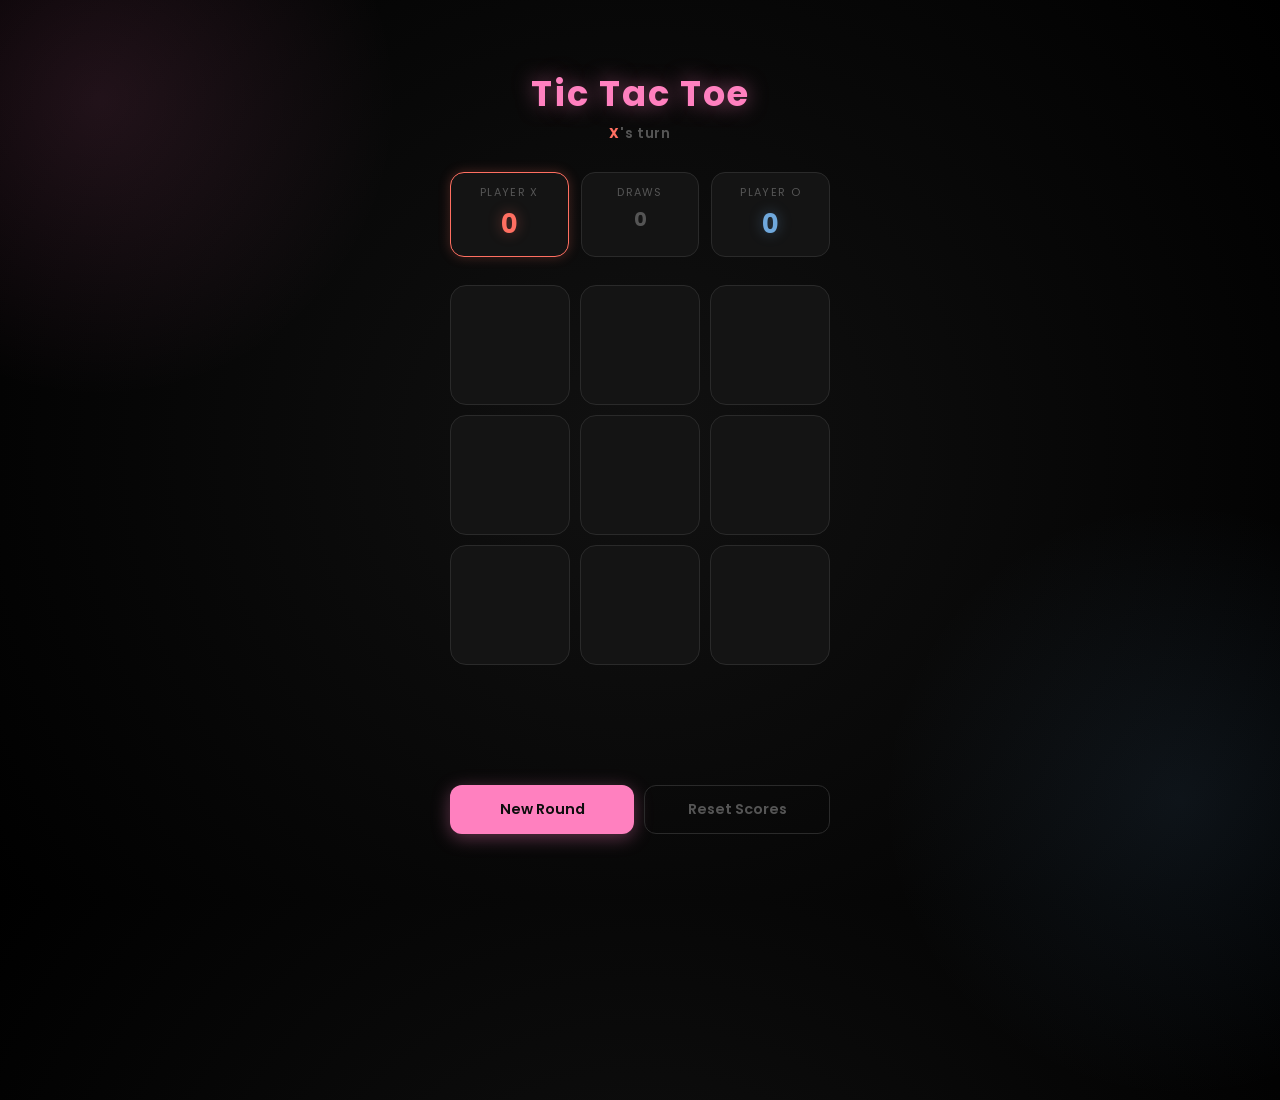
<file: tictactoe.html>
<!DOCTYPE html>
<html lang="en">
<head>
<meta charset="UTF-8">
<meta name="viewport" content="width=device-width, initial-scale=1.0">
<title>Tic Tac Toe</title>
<link href="https://fonts.googleapis.com/css2?family=Poppins:wght@400;600;700&display=swap" rel="stylesheet">
<style>
  :root {
    --bg: #0d0d0d;
    --card: #141414;
    --border: #2a2a2a;
    --x-color: #ff6f61;
    --o-color: #6fa8dc;
    --accent: #ff80bf;
    --text: #f2f2f2;
    --muted: #555;
  }
  * { margin:0; padding:0; box-sizing:border-box; }
  body {
    background: radial-gradient(circle at center, #111, #000);
    min-height: 100vh;
    display: flex;
    align-items: center;
    justify-content: center;
    font-family: 'Poppins', sans-serif;
    color: var(--text);
    padding: 20px;
    position: relative;
    overflow: hidden;
  }
  body::before {
    content: '';
    position: absolute;
    width: 600px; height: 600px;
    border-radius: 50%;
    background: radial-gradient(circle, rgba(255,128,191,0.12), transparent 70%);
    top: -200px; left: -200px;
    pointer-events: none;
    animation: drift 14s ease-in-out infinite alternate;
  }
  body::after {
    content: '';
    position: absolute;
    width: 600px; height: 600px;
    border-radius: 50%;
    background: radial-gradient(circle, rgba(111,168,220,0.1), transparent 70%);
    bottom: -200px; right: -200px;
    pointer-events: none;
    animation: drift2 14s ease-in-out infinite alternate;
  }
  @keyframes drift { from{transform:translate(0,0)} to{transform:translate(60px,40px)} }
  @keyframes drift2 { from{transform:translate(0,0)} to{transform:translate(-60px,-40px)} }

  .container {
    position: relative;
    z-index: 1;
    display: flex;
    flex-direction: column;
    align-items: center;
    gap: 28px;
    width: 100%;
    max-width: 380px;
  }

  .title-row {
    text-align: center;
  }
  h1 {
    font-size: 2.2rem;
    font-weight: 700;
    color: var(--accent);
    text-shadow: 0 0 20px rgba(255,128,191,0.5);
    letter-spacing: 2px;
    margin-bottom: 4px;
  }
  .turn-indicator {
    font-size: 0.85rem;
    color: var(--muted);
    font-weight: 600;
    letter-spacing: 0.05em;
    min-height: 20px;
    transition: color 0.3s;
  }
  .turn-indicator .sym {
    font-weight: 700;
  }
  .turn-indicator .sym.x { color: var(--x-color); }
  .turn-indicator .sym.o { color: var(--o-color); }

  /* Score bar */
  .score-row {
    display: flex;
    gap: 12px;
    width: 100%;
  }
  .score-box {
    flex: 1;
    background: var(--card);
    border: 1px solid var(--border);
    border-radius: 14px;
    padding: 12px 8px;
    text-align: center;
    transition: border-color 0.3s;
  }
  .score-box.active-x { border-color: var(--x-color); box-shadow: 0 0 12px rgba(255,111,97,0.25); }
  .score-box.active-o { border-color: var(--o-color); box-shadow: 0 0 12px rgba(111,168,220,0.25); }
  .score-label {
    font-size: 0.68rem;
    text-transform: uppercase;
    letter-spacing: 0.12em;
    color: var(--muted);
    margin-bottom: 4px;
  }
  .score-val {
    font-size: 1.6rem;
    font-weight: 700;
  }
  .score-box:nth-child(1) .score-val { color: var(--x-color); text-shadow: 0 0 14px rgba(255,111,97,0.4); }
  .score-box:nth-child(3) .score-val { color: var(--o-color); text-shadow: 0 0 14px rgba(111,168,220,0.4); }
  .score-box:nth-child(2) .score-val { color: var(--muted); font-size: 1.2rem; }

  /* Board */
  .board {
    display: grid;
    grid-template-columns: repeat(3, 1fr);
    gap: 10px;
    width: 100%;
    position: relative;
  }
  .cell {
    aspect-ratio: 1;
    background: var(--card);
    border: 1px solid var(--border);
    border-radius: 16px;
    font-size: 2.4rem;
    font-weight: 700;
    display: flex;
    align-items: center;
    justify-content: center;
    cursor: pointer;
    transition: background 0.2s, transform 0.15s, box-shadow 0.2s;
    user-select: none;
    color: transparent;
    position: relative;
    overflow: hidden;
  }
  .cell:hover:not(.taken) {
    background: #1e1e1e;
    transform: scale(1.05);
    box-shadow: 0 0 18px rgba(255,128,191,0.2);
  }
  .cell.x {
    color: var(--x-color);
    text-shadow: 0 0 20px rgba(255,111,97,0.7);
    border-color: rgba(255,111,97,0.3);
    background: rgba(255,111,97,0.06);
    cursor: default;
  }
  .cell.o {
    color: var(--o-color);
    text-shadow: 0 0 20px rgba(111,168,220,0.7);
    border-color: rgba(111,168,220,0.3);
    background: rgba(111,168,220,0.06);
    cursor: default;
  }
  .cell.taken { cursor: default; }
  .cell.win {
    animation: pop 0.4s cubic-bezier(0.34,1.56,0.64,1);
  }
  .cell.win.x { background: rgba(255,111,97,0.18); border-color: var(--x-color); box-shadow: 0 0 20px rgba(255,111,97,0.4); }
  .cell.win.o { background: rgba(111,168,220,0.18); border-color: var(--o-color); box-shadow: 0 0 20px rgba(111,168,220,0.4); }
  @keyframes pop { 0%{transform:scale(0.8)} 60%{transform:scale(1.1)} 100%{transform:scale(1)} }

  /* Result banner */
  .result-banner {
    width: 100%;
    background: var(--card);
    border: 1px solid var(--border);
    border-radius: 16px;
    padding: 18px 20px;
    text-align: center;
    opacity: 0;
    transform: translateY(10px);
    transition: opacity 0.35s, transform 0.35s;
    pointer-events: none;
    min-height: 64px;
    display: flex;
    align-items: center;
    justify-content: center;
  }
  .result-banner.show {
    opacity: 1;
    transform: translateY(0);
    pointer-events: auto;
  }
  .result-banner.win-x { border-color: var(--x-color); box-shadow: 0 0 20px rgba(255,111,97,0.2); }
  .result-banner.win-o { border-color: var(--o-color); box-shadow: 0 0 20px rgba(111,168,220,0.2); }
  .result-text { font-size: 1rem; font-weight: 600; }

  /* Buttons */
  .btn-row { display: flex; gap: 10px; width: 100%; }
  .btn {
    flex: 1;
    padding: 13px;
    border: none;
    border-radius: 12px;
    font-family: 'Poppins', sans-serif;
    font-size: 0.9rem;
    font-weight: 600;
    cursor: pointer;
    transition: all 0.2s;
  }
  .btn-restart {
    background: var(--accent);
    color: #0d0d0d;
    box-shadow: 0 4px 18px rgba(255,128,191,0.35);
  }
  .btn-restart:hover { transform: scale(1.04); box-shadow: 0 6px 24px rgba(255,128,191,0.5); }
  .btn-reset-score {
    background: transparent;
    border: 1px solid var(--border);
    color: var(--muted);
  }
  .btn-reset-score:hover { border-color: #444; color: var(--text); }

  @media (max-width: 360px) {
    h1 { font-size: 1.7rem; }
    .cell { font-size: 2rem; }
  }
</style>
</head>
<body>

<div class="container">
  <div class="title-row">
    <h1>Tic Tac Toe</h1>
    <div class="turn-indicator" id="turn-indicator"></div>
  </div>

  <div class="score-row">
    <div class="score-box" id="score-x-box">
      <div class="score-label">Player X</div>
      <div class="score-val" id="score-x">0</div>
    </div>
    <div class="score-box">
      <div class="score-label">Draws</div>
      <div class="score-val" id="score-d">0</div>
    </div>
    <div class="score-box" id="score-o-box">
      <div class="score-label">Player O</div>
      <div class="score-val" id="score-o">0</div>
    </div>
  </div>

  <div class="board" id="board">
    <div class="cell" data-index="0"></div>
    <div class="cell" data-index="1"></div>
    <div class="cell" data-index="2"></div>
    <div class="cell" data-index="3"></div>
    <div class="cell" data-index="4"></div>
    <div class="cell" data-index="5"></div>
    <div class="cell" data-index="6"></div>
    <div class="cell" data-index="7"></div>
    <div class="cell" data-index="8"></div>
  </div>

  <div class="result-banner" id="result-banner">
    <div class="result-text" id="result-text"></div>
  </div>

  <div class="btn-row">
    <button class="btn btn-restart" id="restart-btn">New Round</button>
    <button class="btn btn-reset-score" id="reset-score-btn">Reset Scores</button>
  </div>
</div>

<script>
const cells = document.querySelectorAll('.cell');
const turnIndicator = document.getElementById('turn-indicator');
const resultBanner = document.getElementById('result-banner');
const resultText = document.getElementById('result-text');
const scoreX = document.getElementById('score-x');
const scoreO = document.getElementById('score-o');
const scoreD = document.getElementById('score-d');
const scoreXBox = document.getElementById('score-x-box');
const scoreOBox = document.getElementById('score-o-box');

const WINS = [[0,1,2],[3,4,5],[6,7,8],[0,3,6],[1,4,7],[2,5,8],[0,4,8],[2,4,6]];
let board = Array(9).fill(null);
let isX = true;
let gameOver = false;
let scores = { x: 0, o: 0, d: 0 };

function setTurn() {
  if (gameOver) return;
  const sym = isX ? 'X' : 'O';
  const cls = isX ? 'x' : 'o';
  turnIndicator.innerHTML = `<span class="sym ${cls}">${sym}</span>'s turn`;
  scoreXBox.className = 'score-box' + (isX ? ' active-x' : '');
  scoreOBox.className = 'score-box' + (!isX ? ' active-o' : '');
}

function checkWin(b, sym) {
  return WINS.find(combo => combo.every(i => b[i] === sym)) || null;
}

function handleClick(e) {
  const idx = parseInt(e.target.dataset.index);
  if (gameOver || board[idx]) return;
  const sym = isX ? 'X' : 'O';
  board[idx] = sym;
  const cell = cells[idx];
  cell.textContent = sym;
  cell.classList.add(isX ? 'x' : 'o', 'taken');

  const win = checkWin(board, sym);
  if (win) {
    win.forEach(i => cells[i].classList.add('win'));
    showResult(sym === 'X' ? 'win-x' : 'win-o', `🎉 Player ${sym} wins!`);
    scores[sym.toLowerCase()]++;
    updateScores();
    gameOver = true;
    turnIndicator.innerHTML = '';
    return;
  }
  if (board.every(Boolean)) {
    showResult('', "🤝 It's a draw!");
    scores.d++;
    updateScores();
    gameOver = true;
    turnIndicator.innerHTML = '';
    return;
  }
  isX = !isX;
  setTurn();
}

function showResult(cls, msg) {
  resultBanner.className = 'result-banner show ' + cls;
  resultText.textContent = msg;
}

function updateScores() {
  scoreX.textContent = scores.x;
  scoreO.textContent = scores.o;
  scoreD.textContent = scores.d;
}

function restart() {
  board = Array(9).fill(null);
  gameOver = false;
  cells.forEach(c => { c.textContent = ''; c.className = 'cell'; });
  resultBanner.className = 'result-banner';
  scoreXBox.className = 'score-box';
  scoreOBox.className = 'score-box';
  setTurn();
}

cells.forEach(c => c.addEventListener('click', handleClick));
document.getElementById('restart-btn').addEventListener('click', restart);
document.getElementById('reset-score-btn').addEventListener('click', () => {
  scores = { x: 0, o: 0, d: 0 };
  updateScores();
  restart();
});

restart();
</script>
</body>
</html>
</file>
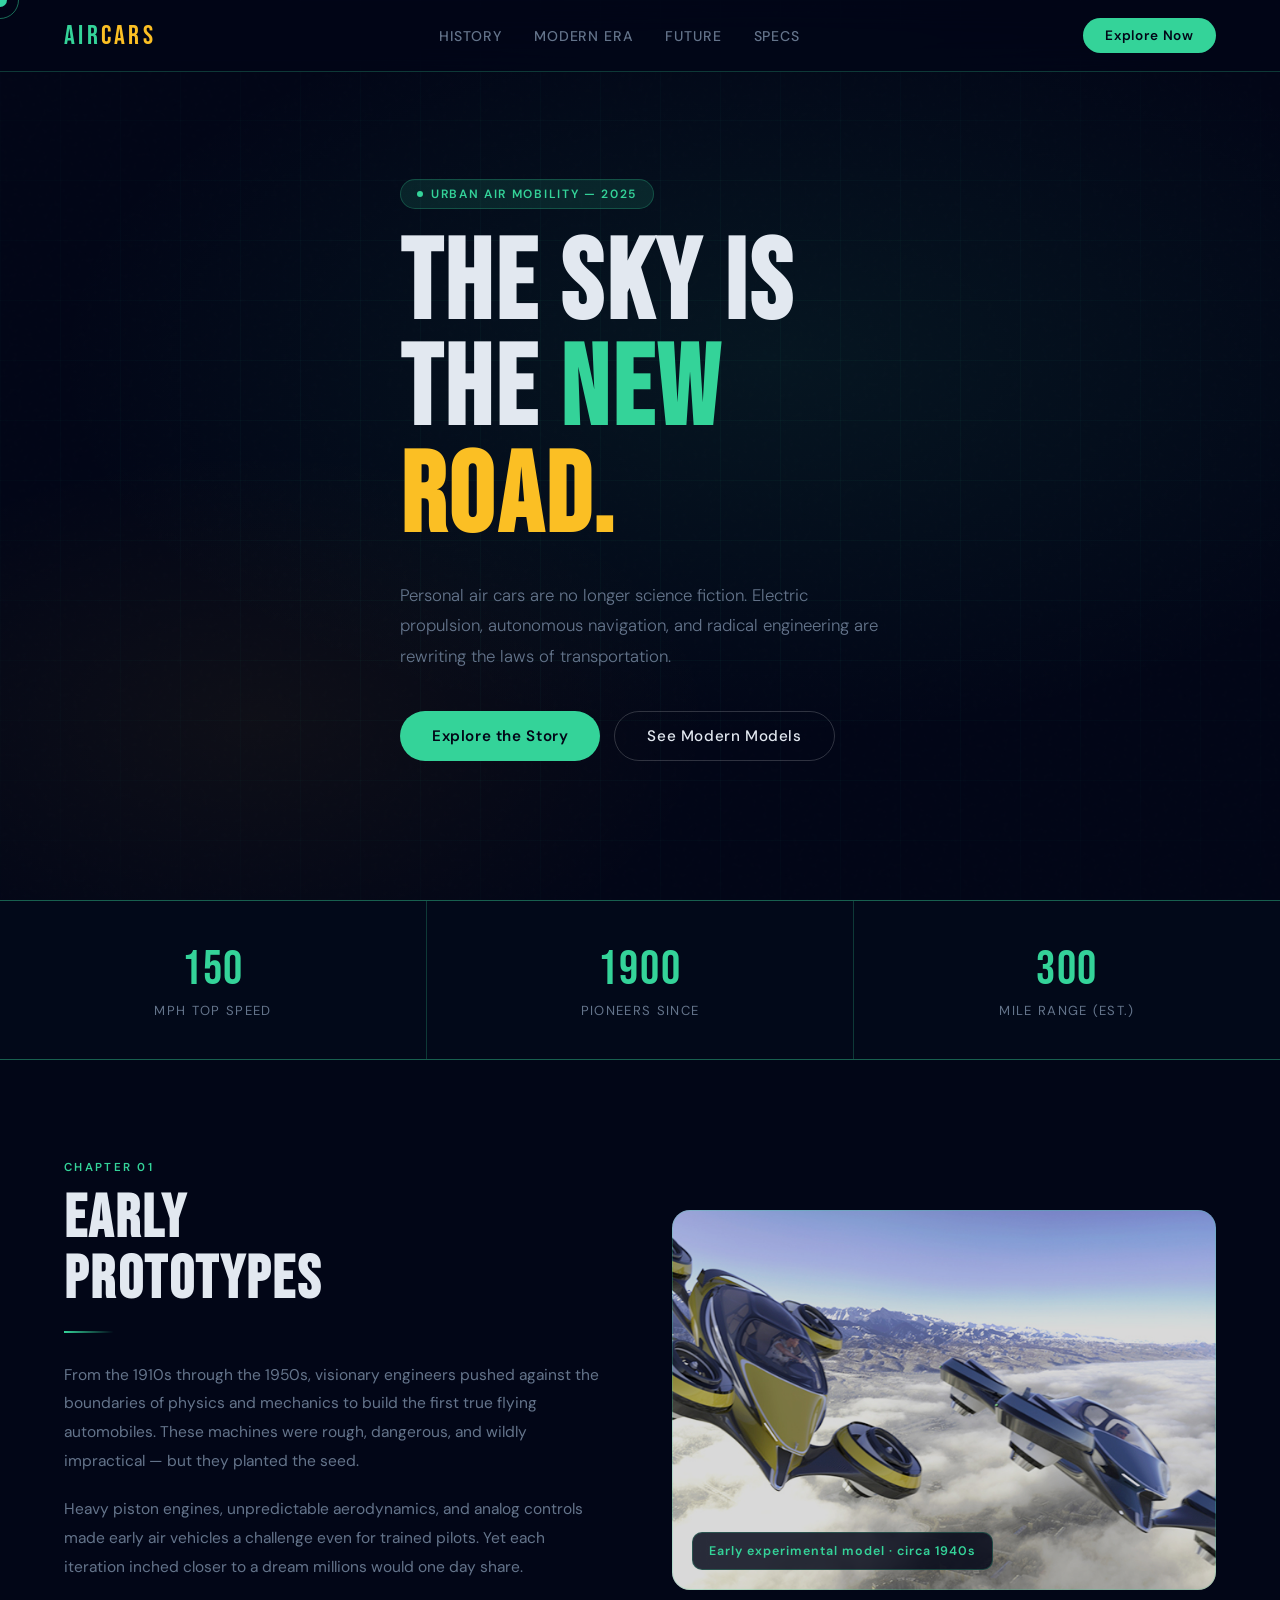
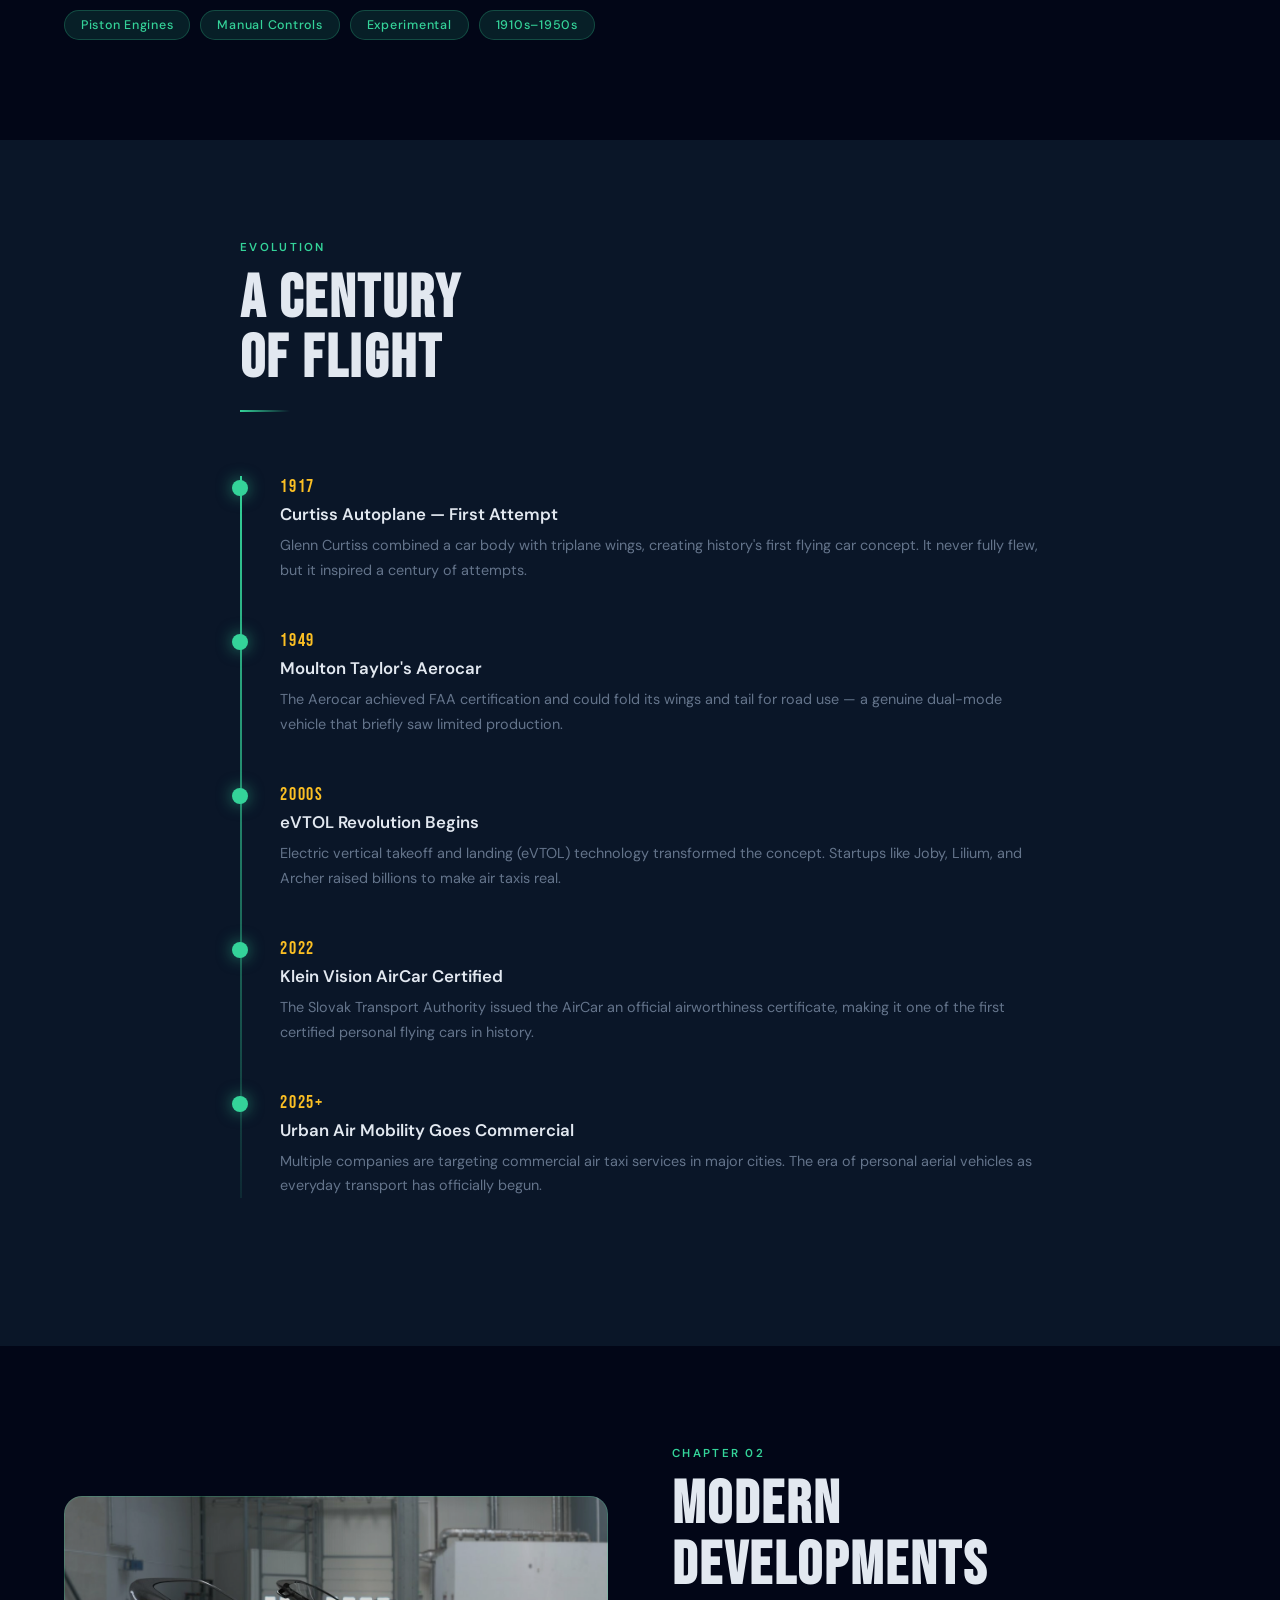
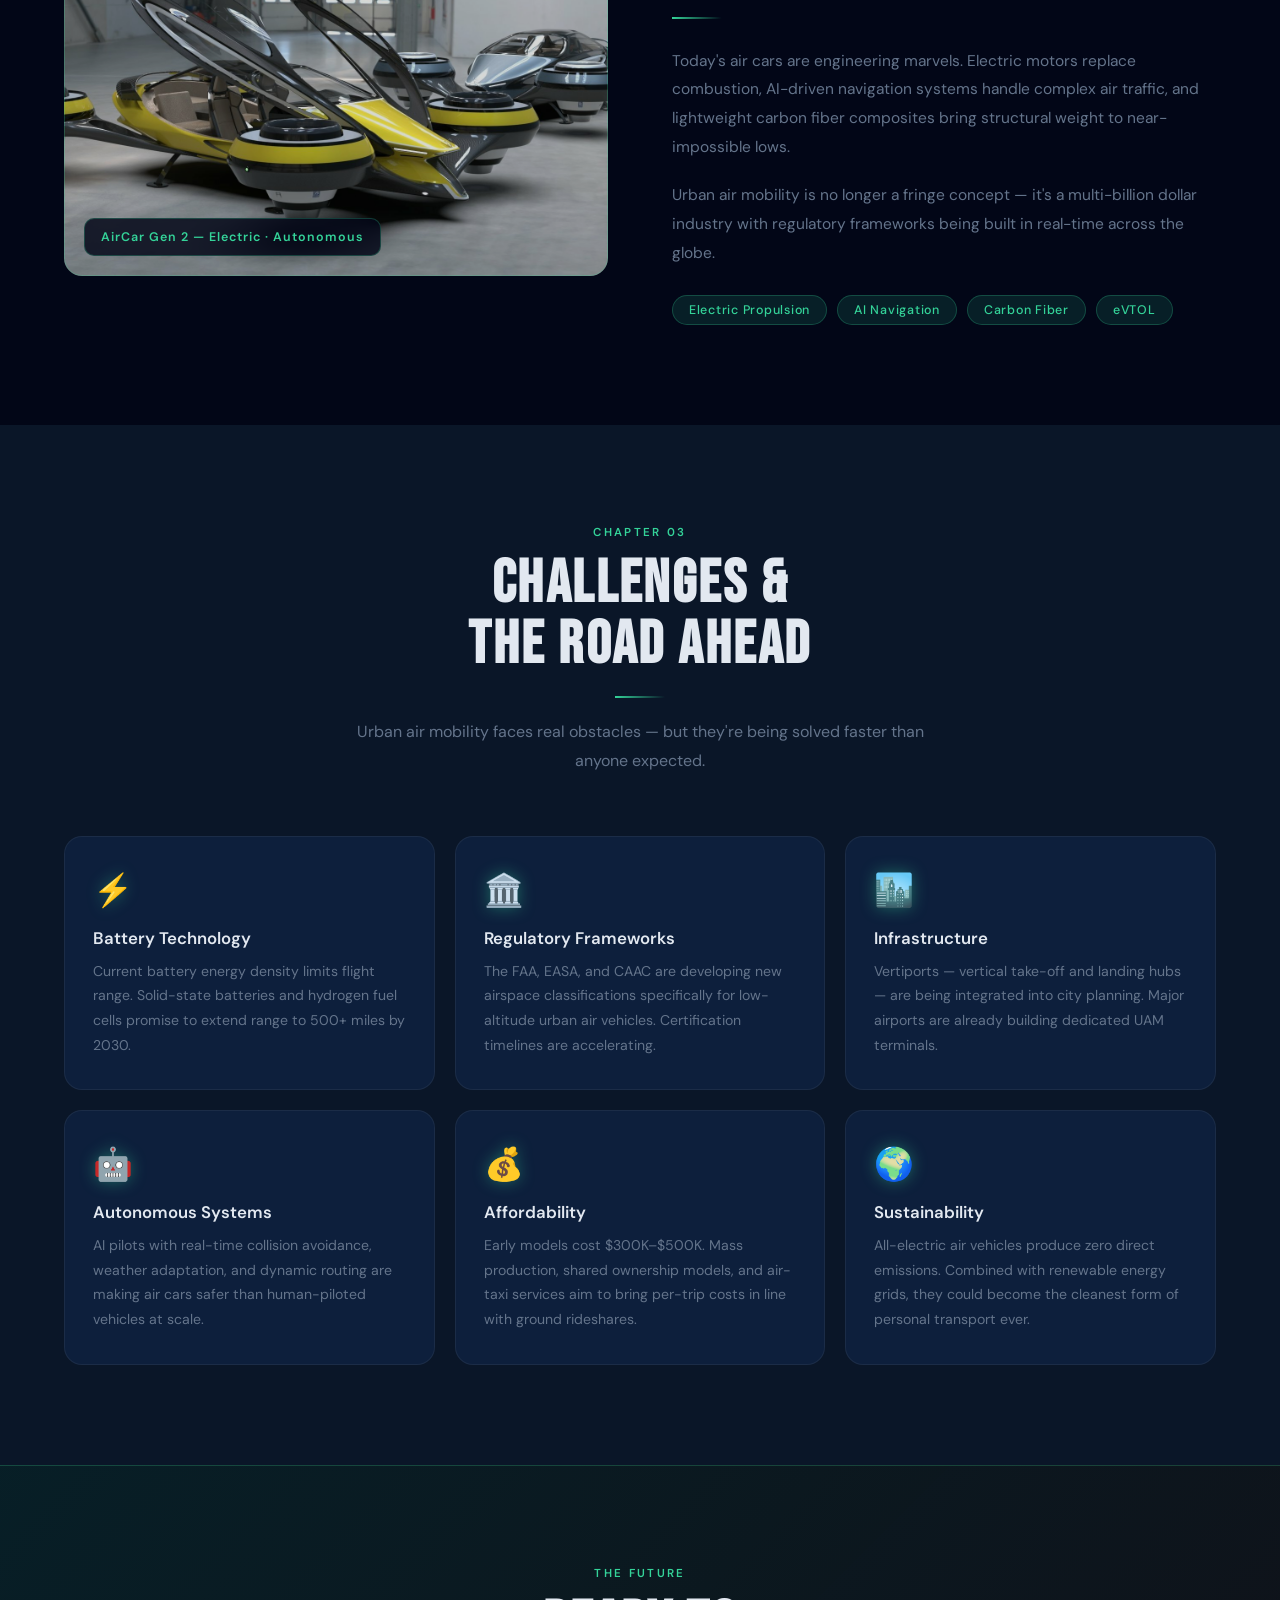
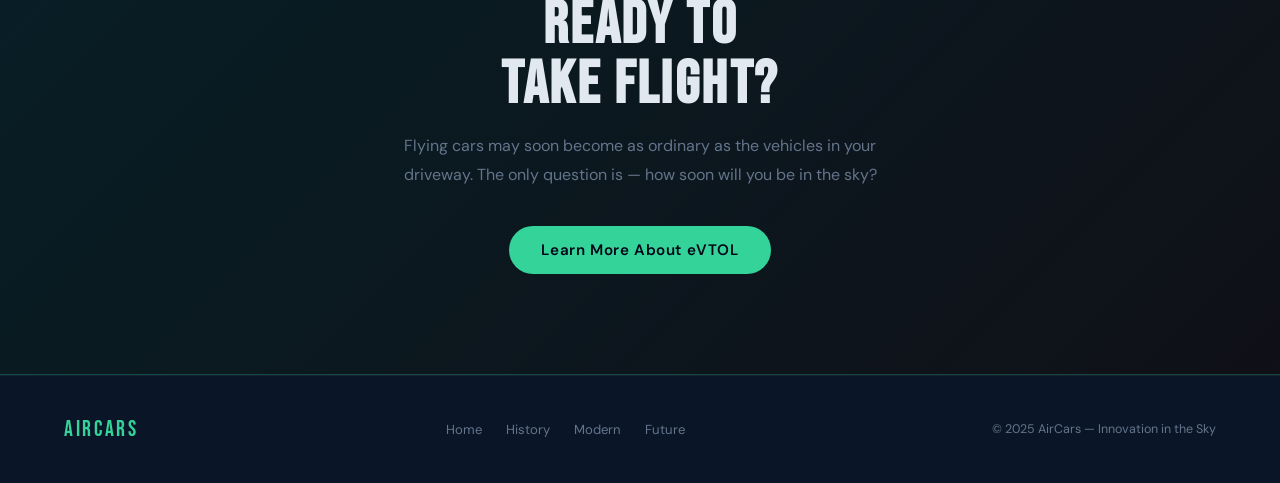
<file: aircars/aircars.html>
<!DOCTYPE html>
<html lang="en">
<head>
<meta charset="UTF-8">
<meta name="viewport" content="width=device-width, initial-scale=1.0">
<title>AirCars — The Future of Mobility</title>
<link href="https://fonts.googleapis.com/css2?family=Bebas+Neue&family=DM+Sans:ital,wght@0,300;0,400;0,500;1,300&display=swap" rel="stylesheet">
<style>
:root {
  --bg: #020617;
  --surface: #0a1628;
  --card: #0d1f3c;
  --emerald: #34d399;
  --emerald-dim: rgba(52,211,153,0.12);
  --emerald-border: rgba(52,211,153,0.25);
  --gold: #fbbf24;
  --text: #e2e8f0;
  --muted: #64748b;
  --radius: 18px;
}
*{margin:0;padding:0;box-sizing:border-box;}
html{scroll-behavior:smooth;}
body{
  background:var(--bg);
  color:var(--text);
  font-family:'DM Sans',sans-serif;
  overflow-x:hidden;
}

/* ─── CURSOR ─── */
.cursor{
  width:14px;height:14px;
  border-radius:50%;
  background:var(--emerald);
  position:fixed;pointer-events:none;
  z-index:9999;transform:translate(-50%,-50%);
  transition:transform 0.1s,width 0.2s,height 0.2s,opacity 0.2s;
  mix-blend-mode:screen;
}
.cursor-ring{
  width:38px;height:38px;
  border-radius:50%;
  border:1px solid rgba(52,211,153,0.5);
  position:fixed;pointer-events:none;
  z-index:9998;transform:translate(-50%,-50%);
  transition:transform 0.12s ease,width 0.2s,height 0.2s;
}

/* ─── NOISE OVERLAY ─── */
body::before{
  content:'';position:fixed;inset:0;z-index:1;pointer-events:none;
  background-image:url("data:image/svg+xml,%3Csvg viewBox='0 0 200 200' xmlns='http://www.w3.org/2000/svg'%3E%3Cfilter id='n'%3E%3CfeTurbulence type='fractalNoise' baseFrequency='0.9' numOctaves='4'/%3E%3C/filter%3E%3Crect width='100%25' height='100%25' filter='url(%23n)' opacity='0.03'/%3E%3C/svg%3E");
  opacity:0.35;
}

/* ─── NAV ─── */
nav{
  position:fixed;top:0;left:0;right:0;z-index:100;
  display:flex;align-items:center;justify-content:space-between;
  padding:18px 5%;
  background:rgba(2,6,23,0.75);
  backdrop-filter:blur(20px);
  border-bottom:1px solid var(--emerald-border);
  transition:padding 0.3s;
}
.nav-logo{
  font-family:'Bebas Neue',sans-serif;
  font-size:1.7rem;letter-spacing:0.12em;
  color:var(--emerald);
}
.nav-logo span{color:var(--gold);}
.nav-links{display:flex;gap:32px;}
.nav-links a{
  color:var(--muted);text-decoration:none;font-size:0.88rem;
  font-weight:500;letter-spacing:0.06em;text-transform:uppercase;
  transition:color 0.2s;position:relative;
}
.nav-links a::after{
  content:'';position:absolute;bottom:-4px;left:0;right:100%;height:1px;
  background:var(--emerald);transition:right 0.25s;
}
.nav-links a:hover{color:var(--emerald);}
.nav-links a:hover::after{right:0;}
.nav-cta{
  background:var(--emerald);color:#020617;
  border:none;padding:9px 22px;border-radius:99px;
  font-family:'DM Sans',sans-serif;font-size:0.85rem;font-weight:600;
  cursor:pointer;letter-spacing:0.06em;
  transition:transform 0.2s,box-shadow 0.2s;
}
.nav-cta:hover{transform:scale(1.06);box-shadow:0 0 24px rgba(52,211,153,0.4);}
.nav-menu-toggle{display:none;background:none;border:none;color:var(--emerald);font-size:1.5rem;cursor:pointer;}

/* ─── HERO ─── */
.hero{
  position:relative;
  min-height:100vh;
  display:flex;align-items:center;justify-content:center;
  padding:120px 5% 80px;
  overflow:hidden;
}
.hero-bg{
  position:absolute;inset:0;z-index:0;
  background:
    radial-gradient(ellipse 80% 60% at 60% 40%, rgba(52,211,153,0.08) 0%, transparent 70%),
    radial-gradient(ellipse 60% 50% at 20% 80%, rgba(251,191,36,0.05) 0%, transparent 60%),
    var(--bg);
}
.hero-grid{
  position:absolute;inset:0;z-index:0;
  background-image:
    linear-gradient(rgba(52,211,153,0.04) 1px, transparent 1px),
    linear-gradient(90deg, rgba(52,211,153,0.04) 1px, transparent 1px);
  background-size:60px 60px;
  -webkit-mask-image:radial-gradient(ellipse 80% 80% at 50% 50%, black 30%, transparent 100%);
  mask-image:radial-gradient(ellipse 80% 80% at 50% 50%, black 30%, transparent 100%);
}
.hero-content{position:relative;z-index:2;max-width:660px;}
.hero-eyebrow{
  display:inline-flex;align-items:center;gap:8px;
  background:var(--emerald-dim);
  border:1px solid var(--emerald-border);
  border-radius:99px;padding:6px 16px;
  font-size:0.75rem;font-weight:600;letter-spacing:0.14em;
  text-transform:uppercase;color:var(--emerald);
  margin-bottom:24px;
  animation:fadeUp 0.6s ease both;
}
.hero-eyebrow::before{content:'';width:6px;height:6px;border-radius:50%;background:var(--emerald);animation:blink 1.4s ease-in-out infinite;}
@keyframes blink{0%,100%{opacity:1}50%{opacity:0.2}}
h1{
  font-family:'Bebas Neue',sans-serif;
  font-size:clamp(3.2rem,9vw,7rem);
  line-height:0.95;
  letter-spacing:0.03em;
  margin-bottom:28px;
  animation:fadeUp 0.7s 0.1s ease both;
}
h1 .accent{color:var(--emerald);}
h1 .gold{color:var(--gold);}
.hero-sub{
  font-size:1.05rem;font-weight:300;color:var(--muted);
  line-height:1.8;max-width:480px;margin-bottom:40px;
  animation:fadeUp 0.7s 0.2s ease both;
}
.hero-btns{
  display:flex;gap:14px;flex-wrap:wrap;
  animation:fadeUp 0.7s 0.3s ease both;
}
.btn-primary{
  background:var(--emerald);color:#020617;
  border:none;padding:14px 32px;border-radius:99px;
  font-family:'DM Sans',sans-serif;font-size:0.95rem;font-weight:600;
  cursor:pointer;letter-spacing:0.04em;
  transition:transform 0.2s,box-shadow 0.2s;
}
.btn-primary:hover{transform:scale(1.05);box-shadow:0 0 30px rgba(52,211,153,0.45);}
.btn-outline{
  background:transparent;color:var(--text);
  border:1px solid rgba(255,255,255,0.18);
  padding:14px 32px;border-radius:99px;
  font-family:'DM Sans',sans-serif;font-size:0.95rem;font-weight:500;
  cursor:pointer;letter-spacing:0.04em;
  transition:border-color 0.2s,color 0.2s;
}
.btn-outline:hover{border-color:var(--emerald);color:var(--emerald);}
.hero-img-wrap{
  position:absolute;right:-2%;top:50%;transform:translateY(-50%);
  width:54%;max-width:700px;z-index:1;
  animation:floatIn 1s 0.3s ease both;
}
.hero-img-wrap img{
  width:100%;object-fit:cover;
  filter:drop-shadow(0 0 60px rgba(52,211,153,0.25));
}
@keyframes floatIn{from{opacity:0;transform:translateY(-46%) translateX(40px)}to{opacity:1;transform:translateY(-50%) translateX(0)}}
@keyframes fadeUp{from{opacity:0;transform:translateY(28px)}to{opacity:1;transform:translateY(0)}}

/* ─── STATS ─── */
.stats{
  position:relative;z-index:2;
  display:grid;grid-template-columns:repeat(3,1fr);
  gap:1px;background:var(--emerald-border);
  border-top:1px solid var(--emerald-border);
  border-bottom:1px solid var(--emerald-border);
}
.stat-box{
  background:rgba(2,6,23,0.92);
  padding:40px 32px;text-align:center;
  transition:background 0.3s;
}
.stat-box:hover{background:var(--emerald-dim);}
.stat-num{
  font-family:'Bebas Neue',sans-serif;
  font-size:3rem;color:var(--emerald);
  letter-spacing:0.04em;
}
.stat-label{color:var(--muted);font-size:0.82rem;letter-spacing:0.1em;text-transform:uppercase;margin-top:4px;}

/* ─── SECTION GENERIC ─── */
section{position:relative;z-index:2;padding:100px 5%;}
.section-eyebrow{
  font-size:0.72rem;letter-spacing:0.2em;text-transform:uppercase;
  color:var(--emerald);font-weight:600;margin-bottom:14px;
}
h2{
  font-family:'Bebas Neue',sans-serif;
  font-size:clamp(2rem,5vw,3.8rem);
  letter-spacing:0.04em;line-height:1;
  margin-bottom:20px;
}
.divider{
  width:50px;height:2px;
  background:linear-gradient(90deg,var(--emerald),transparent);
  margin-bottom:28px;
}

/* ─── FEATURE SPLIT ─── */
.feature-split{
  display:grid;grid-template-columns:1fr 1fr;
  gap:64px;align-items:center;
  max-width:1200px;margin:0 auto;
}
.feature-split.reverse{direction:rtl;}
.feature-split.reverse>*{direction:ltr;}
.feature-text{}
.feature-text p{color:var(--muted);line-height:1.85;font-size:0.97rem;margin-bottom:20px;}
.feature-tags{display:flex;flex-wrap:wrap;gap:10px;margin-top:28px;}
.tag{
  background:var(--emerald-dim);
  border:1px solid var(--emerald-border);
  border-radius:99px;padding:6px 16px;
  font-size:0.78rem;color:var(--emerald);
  font-weight:500;letter-spacing:0.06em;
}
.feature-img-wrap{
  border-radius:var(--radius);overflow:hidden;
  position:relative;
}
.feature-img-wrap::before{
  content:'';position:absolute;inset:0;z-index:1;
  border-radius:inherit;
  border:1px solid var(--emerald-border);
  pointer-events:none;
}
.feature-img-wrap img{
  width:100%;height:380px;object-fit:cover;display:block;
  transition:transform 0.6s ease;
  filter:brightness(0.85) saturate(1.1);
}
.feature-img-wrap:hover img{transform:scale(1.04);}
.glow-label{
  position:absolute;bottom:20px;left:20px;z-index:2;
  background:rgba(2,6,23,0.82);backdrop-filter:blur(10px);
  border:1px solid var(--emerald-border);
  border-radius:10px;padding:10px 16px;
  font-size:0.78rem;color:var(--emerald);font-weight:600;
  letter-spacing:0.08em;
}

/* ─── TIMELINE ─── */
.timeline-section{background:var(--surface);}
.timeline{
  position:relative;max-width:800px;margin:0 auto;
  padding-left:40px;
}
.timeline::before{
  content:'';position:absolute;left:0;top:0;bottom:0;
  width:2px;
  background:linear-gradient(180deg,var(--emerald),rgba(52,211,153,0.1));
}
.tl-item{
  position:relative;margin-bottom:48px;
  opacity:0;transform:translateX(-20px);
  transition:opacity 0.5s,transform 0.5s;
}
.tl-item.visible{opacity:1;transform:translateX(0);}
.tl-dot{
  position:absolute;left:-48px;top:4px;
  width:16px;height:16px;border-radius:50%;
  background:var(--emerald);
  box-shadow:0 0 16px rgba(52,211,153,0.6);
}
.tl-year{
  font-family:'Bebas Neue',sans-serif;
  font-size:1.1rem;color:var(--gold);
  letter-spacing:0.1em;margin-bottom:6px;
}
.tl-title{font-size:1.05rem;font-weight:600;margin-bottom:8px;}
.tl-desc{color:var(--muted);font-size:0.9rem;line-height:1.7;}

/* ─── CARDS GRID ─── */
.cards-section{}
.cards-grid{
  display:grid;grid-template-columns:repeat(3,1fr);
  gap:20px;max-width:1200px;margin:0 auto;
}
.info-card{
  background:var(--card);
  border:1px solid rgba(255,255,255,0.06);
  border-radius:var(--radius);
  padding:32px 28px;
  transition:transform 0.3s,border-color 0.3s,box-shadow 0.3s;
  position:relative;overflow:hidden;
}
.info-card::before{
  content:'';position:absolute;top:0;left:0;right:0;height:2px;
  background:linear-gradient(90deg,var(--emerald),transparent);
  opacity:0;transition:opacity 0.3s;
}
.info-card:hover{
  transform:translateY(-6px);
  border-color:var(--emerald-border);
  box-shadow:0 20px 50px rgba(52,211,153,0.1);
}
.info-card:hover::before{opacity:1;}
.card-icon{
  font-size:2rem;margin-bottom:16px;
  filter:drop-shadow(0 0 8px rgba(52,211,153,0.4));
}
.card-title{font-size:1.05rem;font-weight:600;margin-bottom:10px;}
.card-body{color:var(--muted);font-size:0.88rem;line-height:1.75;}

/* ─── CTA BANNER ─── */
.cta-section{
  background:linear-gradient(135deg,rgba(52,211,153,0.12),rgba(251,191,36,0.06));
  border-top:1px solid var(--emerald-border);
  border-bottom:1px solid var(--emerald-border);
  text-align:center;
}
.cta-section h2{margin-bottom:16px;}
.cta-section p{color:var(--muted);max-width:480px;margin:0 auto 36px;line-height:1.8;}

/* ─── FOOTER ─── */
footer{
  background:var(--surface);
  border-top:1px solid rgba(255,255,255,0.05);
  padding:40px 5%;
  display:flex;align-items:center;justify-content:space-between;
  flex-wrap:wrap;gap:16px;
  position:relative;z-index:2;
}
.footer-logo{font-family:'Bebas Neue',sans-serif;font-size:1.4rem;color:var(--emerald);letter-spacing:0.12em;}
.footer-links{display:flex;gap:24px;}
.footer-links a{color:var(--muted);text-decoration:none;font-size:0.82rem;transition:color 0.2s;}
.footer-links a:hover{color:var(--emerald);}
.footer-copy{color:var(--muted);font-size:0.78rem;}

/* ─── SCROLL REVEAL ─── */
.reveal{opacity:0;transform:translateY(32px);transition:opacity 0.65s,transform 0.65s;}
.reveal.visible{opacity:1;transform:translateY(0);}

/* ─── MOBILE ─── */
@media(max-width:900px){
  .hero-img-wrap{display:none;}
  .hero-content{max-width:100%;}
  .feature-split,.feature-split.reverse{grid-template-columns:1fr;gap:32px;direction:ltr;}
  .cards-grid{grid-template-columns:1fr 1fr;}
  .stats{grid-template-columns:1fr;}
  .nav-links,.nav-cta{display:none;}
  .nav-menu-toggle{display:block;}
}
@media(max-width:600px){
  .cards-grid{grid-template-columns:1fr;}
  h1{font-size:3.2rem;}
}
</style>
</head>
<body>

<div class="cursor" id="cursor"></div>
<div class="cursor-ring" id="cursorRing"></div>

<!-- NAV -->
<nav id="nav">
  <div class="nav-logo">Air<span>Cars</span></div>
  <div class="nav-links">
    <a href="#history">History</a>
    <a href="#modern">Modern Era</a>
    <a href="#future">Future</a>
    <a href="#specs">Specs</a>
  </div>
  <button class="nav-cta">Explore Now</button>
  <button class="nav-menu-toggle" onclick="toggleMenu()">☰</button>
</nav>

<!-- HERO -->
<div class="hero" id="home">
  <div class="hero-bg"></div>
  <div class="hero-grid"></div>
  <div class="hero-content">
    <div class="hero-eyebrow">Urban Air Mobility — 2025</div>
    <h1>THE SKY IS<br>THE <span class="accent">NEW</span><br><span class="gold">ROAD.</span></h1>
    <p class="hero-sub">Personal air cars are no longer science fiction. Electric propulsion, autonomous navigation, and radical engineering are rewriting the laws of transportation.</p>
    <div class="hero-btns">
      <button class="btn-primary" onclick="document.getElementById('history').scrollIntoView({behavior:'smooth'})">Explore the Story</button>
      <button class="btn-outline" onclick="document.getElementById('modern').scrollIntoView({behavior:'smooth'})">See Modern Models</button>
    </div>
  </div>
</div>

<!-- STATS -->
<div class="stats reveal">
  <div class="stat-box">
    <div class="stat-num" data-target="150">0</div>
    <div class="stat-label">mph Top Speed</div>
  </div>
  <div class="stat-box">
    <div class="stat-num" data-target="1900">0</div>
    <div class="stat-label">Pioneers since</div>
  </div>
  <div class="stat-box">
    <div class="stat-num" data-target="300">0</div>
    <div class="stat-label">Mile Range (est.)</div>
  </div>
</div>

<!-- HISTORY SECTION -->
<section id="history">
  <div class="feature-split reveal">
    <div class="feature-text">
      <div class="section-eyebrow">Chapter 01</div>
      <h2>EARLY<br>PROTOTYPES</h2>
      <div class="divider"></div>
      <p>From the 1910s through the 1950s, visionary engineers pushed against the boundaries of physics and mechanics to build the first true flying automobiles. These machines were rough, dangerous, and wildly impractical — but they planted the seed.</p>
      <p>Heavy piston engines, unpredictable aerodynamics, and analog controls made early air vehicles a challenge even for trained pilots. Yet each iteration inched closer to a dream millions would one day share.</p>
      <div class="feature-tags">
        <span class="tag">Piston Engines</span>
        <span class="tag">Manual Controls</span>
        <span class="tag">Experimental</span>
        <span class="tag">1910s–1950s</span>
      </div>
    </div>
    <div class="feature-img-wrap">
      <img src="aircar1.jpg" alt="Early flying car prototype">
      <div class="glow-label">Early experimental model · circa 1940s</div>
    </div>
  </div>
</section>

<!-- TIMELINE -->
<section class="timeline-section" id="timeline">
  <div style="max-width:800px;margin:0 auto 64px;" class="reveal">
    <div class="section-eyebrow">Evolution</div>
    <h2>A CENTURY<br>OF FLIGHT</h2>
    <div class="divider"></div>
  </div>
  <div class="timeline">
    <div class="tl-item">
      <div class="tl-dot"></div>
      <div class="tl-year">1917</div>
      <div class="tl-title">Curtiss Autoplane — First Attempt</div>
      <div class="tl-desc">Glenn Curtiss combined a car body with triplane wings, creating history's first flying car concept. It never fully flew, but it inspired a century of attempts.</div>
    </div>
    <div class="tl-item">
      <div class="tl-dot"></div>
      <div class="tl-year">1949</div>
      <div class="tl-title">Moulton Taylor's Aerocar</div>
      <div class="tl-desc">The Aerocar achieved FAA certification and could fold its wings and tail for road use — a genuine dual-mode vehicle that briefly saw limited production.</div>
    </div>
    <div class="tl-item">
      <div class="tl-dot"></div>
      <div class="tl-year">2000s</div>
      <div class="tl-title">eVTOL Revolution Begins</div>
      <div class="tl-desc">Electric vertical takeoff and landing (eVTOL) technology transformed the concept. Startups like Joby, Lilium, and Archer raised billions to make air taxis real.</div>
    </div>
    <div class="tl-item">
      <div class="tl-dot"></div>
      <div class="tl-year">2022</div>
      <div class="tl-title">Klein Vision AirCar Certified</div>
      <div class="tl-desc">The Slovak Transport Authority issued the AirCar an official airworthiness certificate, making it one of the first certified personal flying cars in history.</div>
    </div>
    <div class="tl-item">
      <div class="tl-dot"></div>
      <div class="tl-year">2025+</div>
      <div class="tl-title">Urban Air Mobility Goes Commercial</div>
      <div class="tl-desc">Multiple companies are targeting commercial air taxi services in major cities. The era of personal aerial vehicles as everyday transport has officially begun.</div>
    </div>
  </div>
</section>

<!-- MODERN SECTION -->
<section id="modern">
  <div class="feature-split reverse reveal">
    <div class="feature-text">
      <div class="section-eyebrow">Chapter 02</div>
      <h2>MODERN<br>DEVELOPMENTS</h2>
      <div class="divider"></div>
      <p>Today's air cars are engineering marvels. Electric motors replace combustion, AI-driven navigation systems handle complex air traffic, and lightweight carbon fiber composites bring structural weight to near-impossible lows.</p>
      <p>Urban air mobility is no longer a fringe concept — it's a multi-billion dollar industry with regulatory frameworks being built in real-time across the globe.</p>
      <div class="feature-tags">
        <span class="tag">Electric Propulsion</span>
        <span class="tag">AI Navigation</span>
        <span class="tag">Carbon Fiber</span>
        <span class="tag">eVTOL</span>
      </div>
    </div>
    <div class="feature-img-wrap">
      <img src="aircar2.jpg" alt="Modern air car in hangar">
      <div class="glow-label">AirCar Gen 2 — Electric · Autonomous</div>
    </div>
  </div>
</section>

<!-- CARDS -->
<section class="cards-section" id="future" style="background:var(--surface);">
  <div style="text-align:center;max-width:600px;margin:0 auto 60px;" class="reveal">
    <div class="section-eyebrow">Chapter 03</div>
    <h2>CHALLENGES &<br>THE ROAD AHEAD</h2>
    <div class="divider" style="margin:0 auto 20px;"></div>
    <p style="color:var(--muted);line-height:1.8;">Urban air mobility faces real obstacles — but they're being solved faster than anyone expected.</p>
  </div>
  <div class="cards-grid">
    <div class="info-card reveal">
      <div class="card-icon">⚡</div>
      <div class="card-title">Battery Technology</div>
      <div class="card-body">Current battery energy density limits flight range. Solid-state batteries and hydrogen fuel cells promise to extend range to 500+ miles by 2030.</div>
    </div>
    <div class="info-card reveal" style="transition-delay:0.1s">
      <div class="card-icon">🏛️</div>
      <div class="card-title">Regulatory Frameworks</div>
      <div class="card-body">The FAA, EASA, and CAAC are developing new airspace classifications specifically for low-altitude urban air vehicles. Certification timelines are accelerating.</div>
    </div>
    <div class="info-card reveal" style="transition-delay:0.2s">
      <div class="card-icon">🏙️</div>
      <div class="card-title">Infrastructure</div>
      <div class="card-body">Vertiports — vertical take-off and landing hubs — are being integrated into city planning. Major airports are already building dedicated UAM terminals.</div>
    </div>
    <div class="info-card reveal" style="transition-delay:0.3s">
      <div class="card-icon">🤖</div>
      <div class="card-title">Autonomous Systems</div>
      <div class="card-body">AI pilots with real-time collision avoidance, weather adaptation, and dynamic routing are making air cars safer than human-piloted vehicles at scale.</div>
    </div>
    <div class="info-card reveal" style="transition-delay:0.4s">
      <div class="card-icon">💰</div>
      <div class="card-title">Affordability</div>
      <div class="card-body">Early models cost $300K–$500K. Mass production, shared ownership models, and air-taxi services aim to bring per-trip costs in line with ground rideshares.</div>
    </div>
    <div class="info-card reveal" style="transition-delay:0.5s">
      <div class="card-icon">🌍</div>
      <div class="card-title">Sustainability</div>
      <div class="card-body">All-electric air vehicles produce zero direct emissions. Combined with renewable energy grids, they could become the cleanest form of personal transport ever.</div>
    </div>
  </div>
</section>

<!-- CTA -->
<section class="cta-section reveal" id="specs">
  <div class="section-eyebrow">The Future</div>
  <h2>READY TO<br>TAKE FLIGHT?</h2>
  <p>Flying cars may soon become as ordinary as the vehicles in your driveway. The only question is — how soon will you be in the sky?</p>
  <button class="btn-primary">Learn More About eVTOL</button>
</section>

<!-- FOOTER -->
<footer>
  <div class="footer-logo">AirCars</div>
  <div class="footer-links">
    <a href="#home">Home</a>
    <a href="#history">History</a>
    <a href="#modern">Modern</a>
    <a href="#future">Future</a>
  </div>
  <div class="footer-copy">© 2025 AirCars — Innovation in the Sky</div>
</footer>

<script>
// Custom cursor
const cursor = document.getElementById('cursor');
const ring = document.getElementById('cursorRing');
let mx=0,my=0,rx=0,ry=0;
document.addEventListener('mousemove',e=>{mx=e.clientX;my=e.clientY;cursor.style.left=mx+'px';cursor.style.top=my+'px';});
(function animRing(){rx+=(mx-rx)*0.12;ry+=(my-ry)*0.12;ring.style.left=rx+'px';ring.style.top=ry+'px';requestAnimationFrame(animRing);})();
document.querySelectorAll('a,button').forEach(el=>{el.addEventListener('mouseenter',()=>{cursor.style.width='6px';cursor.style.height='6px';ring.style.width='52px';ring.style.height='52px';});el.addEventListener('mouseleave',()=>{cursor.style.width='14px';cursor.style.height='14px';ring.style.width='38px';ring.style.height='38px';});});

// Scroll reveal
const observer = new IntersectionObserver(entries=>{
  entries.forEach(e=>{
    if(e.isIntersecting){e.target.classList.add('visible');observer.unobserve(e.target);}
  });
},{threshold:0.12});
document.querySelectorAll('.reveal,.tl-item').forEach(el=>observer.observe(el));

// Counter animation
const counterObserver = new IntersectionObserver(entries=>{
  entries.forEach(e=>{
    if(e.isIntersecting){
      e.target.querySelectorAll('[data-target]').forEach(el=>{
        const target=+el.dataset.target;
        let count=0;
        const step=target/60;
        const t=setInterval(()=>{count+=step;if(count>=target){el.textContent=target;clearInterval(t);}else{el.textContent=Math.floor(count);}},16);
      });
      counterObserver.unobserve(e.target);
    }
  });
},{threshold:0.5});
document.querySelectorAll('.stats').forEach(el=>counterObserver.observe(el));

// Nav shrink
window.addEventListener('scroll',()=>{
  document.getElementById('nav').style.padding=window.scrollY>60?'12px 5%':'18px 5%';
});

function toggleMenu(){alert('Mobile menu — wire up as needed!');}
</script>
</body>
</html>
</file>
